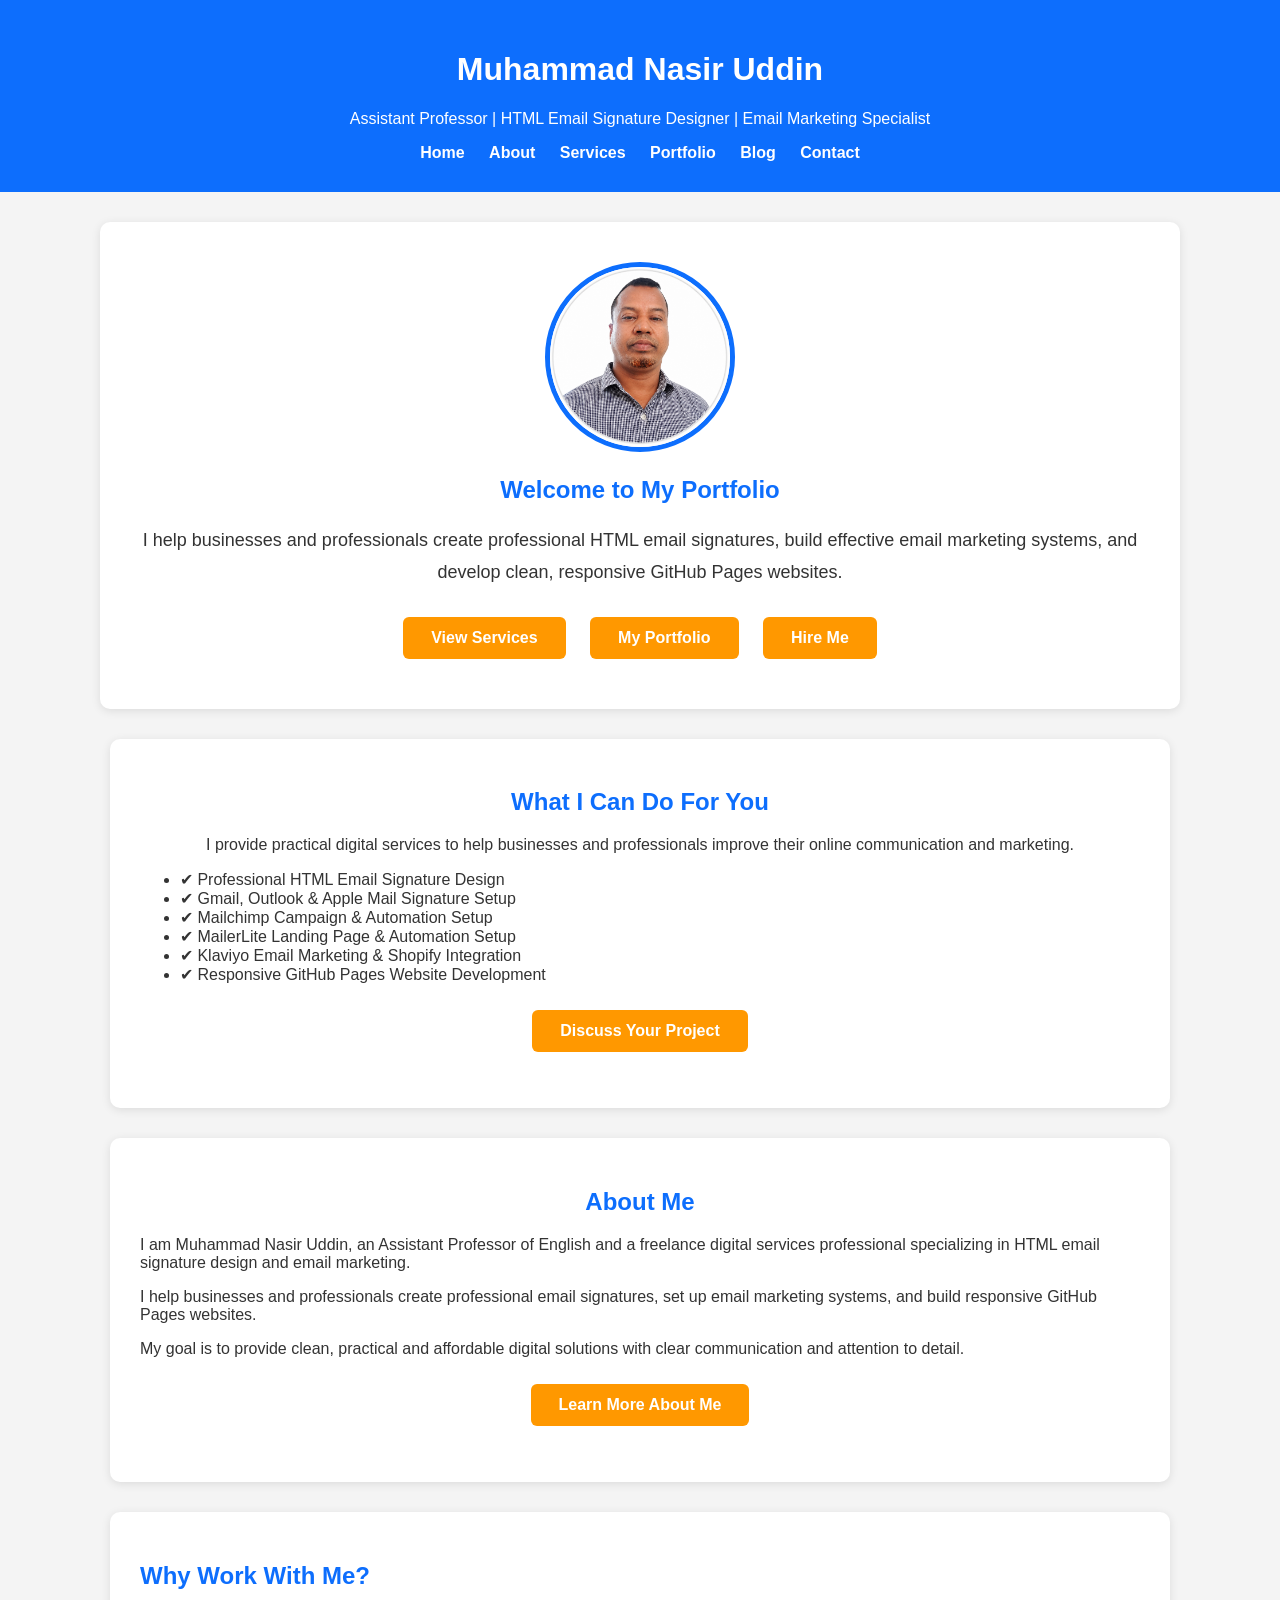
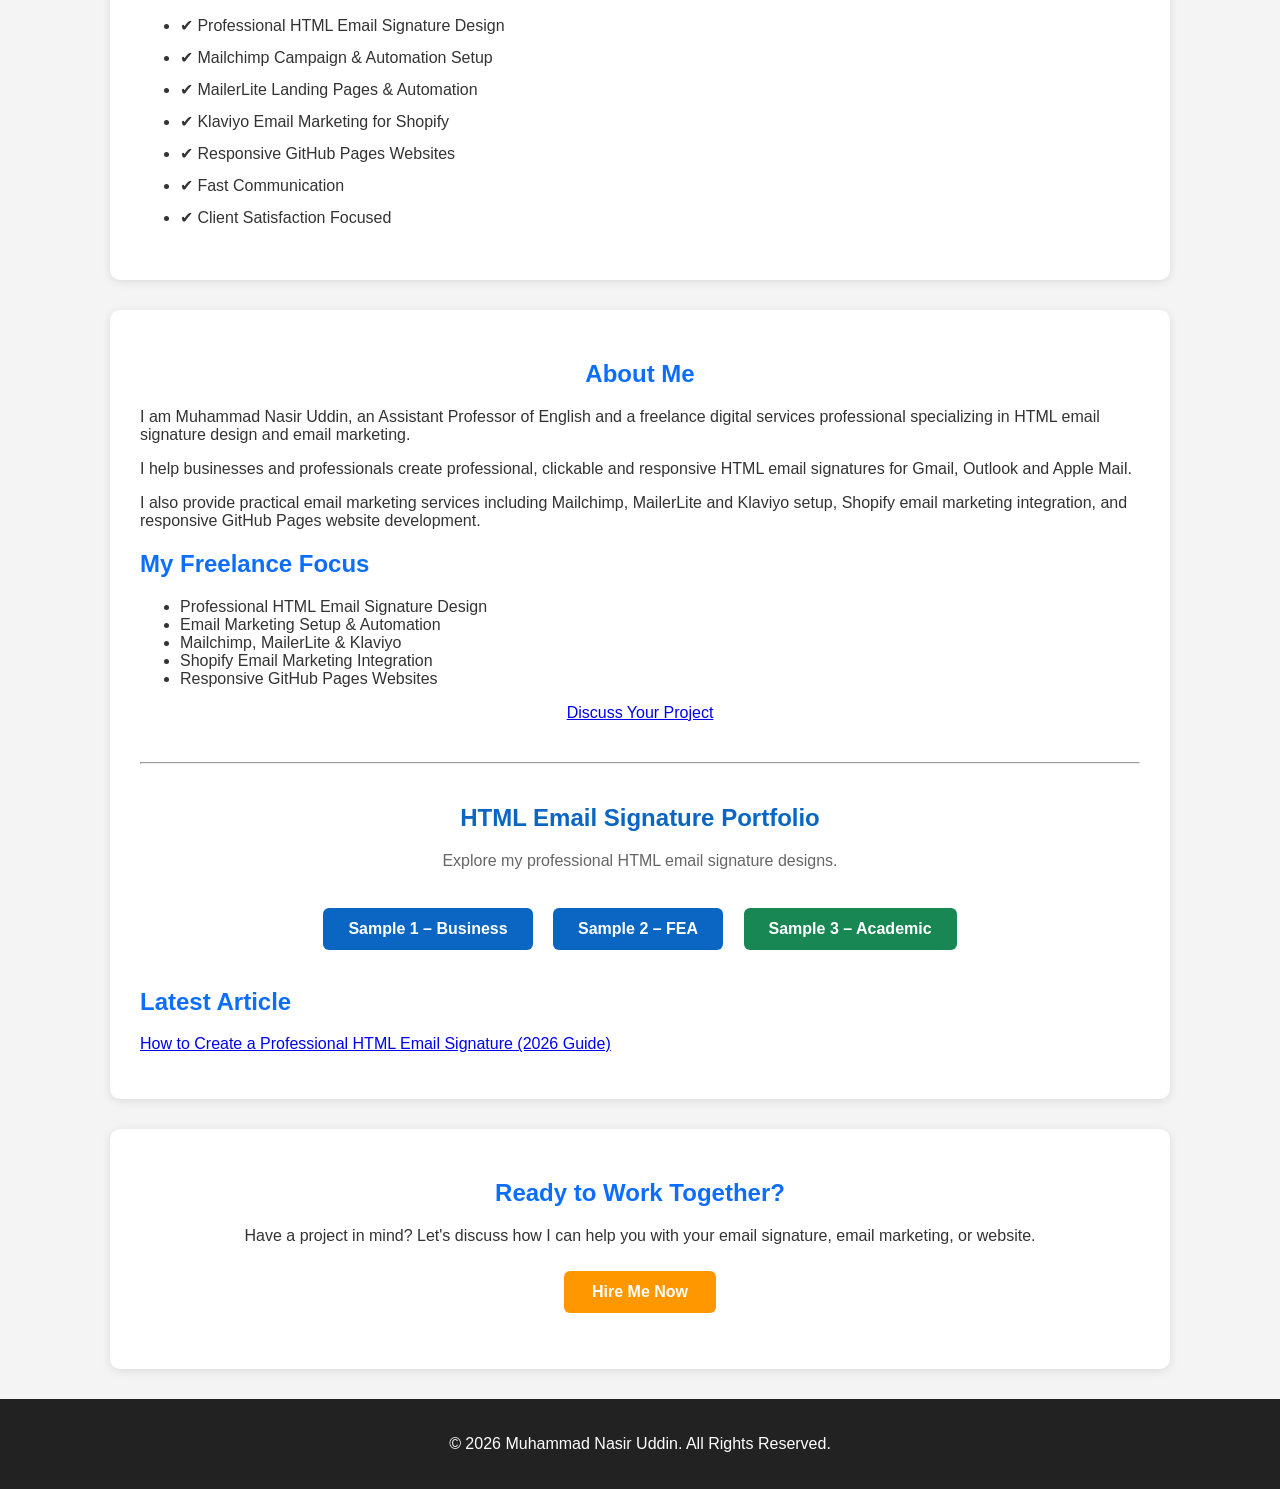
<file: index.html>
<!DOCTYPE html>
<html lang="en">
<head>
   <meta name="google-site-verification" content="LviZ4BhfKcX1otA4BRb0jt0-qgJhL0Z7nDXqKQmO0II" />

<meta charset="UTF-8">
    <link rel="icon" type="image/jpeg" href="profile.jpg">
<meta name="viewport" content="width=device-width, initial-scale=1.0">
<title>HTML Email Signature Designer & Email Marketing Specialist | Muhammad Nasir Uddin</title>
    <meta name="description" content="Professional HTML Email Signature Designer, Mailchimp, MailerLite, Klaviyo Email Marketing Specialist and GitHub Pages Website Developer.">
    <link rel="canonical" href="https://nasirportfolio.github.io/my-website-repository/">
    <meta property="og:title" content="HTML Email Signature Designer & Email Marketing Specialist | Muhammad Nasir Uddin">
<meta property="og:description" content="Professional HTML Email Signature Designer, Mailchimp, MailerLite, Klaviyo Email Marketing Specialist and GitHub Pages Website Developer.">
<meta property="og:type" content="website">
<meta property="og:url" content="https://nasirportfolio.github.io/my-website-repository/">

<style>
body{
    margin:0;
    font-family:Arial,sans-serif;
    background:#f4f4f4;
    color:#333;
}
header{
    background:#0d6efd;
    color:#fff;
    text-align:center;
    padding:30px 20px;
}
nav{
    margin-top:15px;
}
nav a{
    color:#fff;
    text-decoration:none;
    margin:0 10px;
    font-weight:bold;
}
.hero{
    max-width:1000px;
    margin:30px auto;
    background:#fff;
    padding:40px;
    border-radius:10px;
    box-shadow:0 2px 10px rgba(0,0,0,.1);
    text-align:center;
}
.hero img{
    width:180px;
    height:180px;
    border-radius:50%;
    border:5px solid #0d6efd;
    object-fit:cover;
}
.hero h2{
    color:#0d6efd;
    margin-top:20px;
}
.hero p{
    font-size:18px;
    line-height:1.8;
}
.btn{
    display:inline-block;
    margin:10px;
    padding:12px 28px;
    background:#ff9800;
    color:#fff;
    text-decoration:none;
    border-radius:6px;
    font-weight:bold;
}
.btn:hover{
    background:#e68900;
}
.skills{
    max-width:1000px;
    margin:30px auto;
    background:#fff;
    padding:30px;
    border-radius:10px;
    box-shadow:0 2px 10px rgba(0,0,0,.1);
}
.skills h2{
    color:#0d6efd;
}
.skills ul{
    line-height:2;
}
footer{
    background:#222;
    color:#fff;
    text-align:center;
    padding:20px;
    margin-top:30px;
}
.article{
    max-width:1000px;
    margin:30px auto;
    background:#fff;
    padding:30px;
    border-radius:10px;
    box-shadow:0 2px 10px rgba(0,0,0,.1);
}
.article h2{
    color:#0d6efd;
}
</style>
    <script type="application/ld+json">
{
  "@context": "https://schema.org",
  "@type": "Person",
  "name": "Muhammad Nasir Uddin",
  "jobTitle": "Assistant Professor, HTML Email Signature Designer, Email Marketing Specialist",
  "url": "https://nasirportfolio.github.io/my-website-repository/",
  "image": "https://nasirportfolio.github.io/my-website-repository/profile.jpg",
  "knowsAbout": [
    "HTML Email Signature",
    "Email Marketing",
    "Mailchimp",
    "MailerLite",
    "Klaviyo",
    "GitHub Pages",
    "HTML",
    "CSS"
  ]
}
</script>
</head>

<body>

<header>
<h1>Muhammad Nasir Uddin</h1>
<p>Assistant Professor | HTML Email Signature Designer | Email Marketing Specialist</p>

<nav>
<a href="index.html">Home</a>
<a href="about.html">About</a>
<a href="services.html">Services</a>
<a href="portfolio.html">Portfolio</a>
<a href="blog.html">Blog</a>
<a href="contact.html">Contact</a>
</nav>
</header>

<div class="hero">
<img src="profile.jpg" alt="Muhammad Nasir Uddin">

<h2>Welcome to My Portfolio</h2>
<p>
I help businesses and professionals create professional HTML email signatures, build effective email marketing systems, and develop clean, responsive GitHub Pages websites.
</p>


<a href="services.html" class="btn">View Services</a>
<a href="portfolio.html" class="btn">My Portfolio</a>
<a href="https://mail.google.com/mail/?view=cm&fs=1&to=nasirslec@gmail.com&su=HTML%20Email%20Signature%20Project" class="btn">Hire Me</a>
</div>
<div class="article">

<h2 style="text-align:center;color:#0d6efd;">
What I Can Do For You
</h2>

<p style="text-align:center;">
I provide practical digital services to help businesses and professionals improve their online communication and marketing.
</p>

<ul>
<li>✔ Professional HTML Email Signature Design</li>
<li>✔ Gmail, Outlook & Apple Mail Signature Setup</li>
<li>✔ Mailchimp Campaign & Automation Setup</li>
<li>✔ MailerLite Landing Page & Automation Setup</li>
<li>✔ Klaviyo Email Marketing & Shopify Integration</li>
<li>✔ Responsive GitHub Pages Website Development</li>
</ul>

<p style="text-align:center;">
<a href="https://mail.google.com/mail/?view=cm&fs=1&to=nasirslec@gmail.com&su=Freelance%20Project%20Inquiry"
class="btn">
Discuss Your Project
</a>
</p>

</div>
    <div class="article">

<h2 style="text-align:center;color:#0d6efd;">
About Me
</h2>

<p>
I am Muhammad Nasir Uddin, an Assistant Professor of English and a freelance digital services professional specializing in HTML email signature design and email marketing.
</p>

<p>
I help businesses and professionals create professional email signatures, set up email marketing systems, and build responsive GitHub Pages websites.
</p>

<p>
My goal is to provide clean, practical and affordable digital solutions with clear communication and attention to detail.
</p>

<p style="text-align:center;">
<a href="about.html" class="btn">Learn More About Me</a>
</p>

</div>
<div class="skills">

<h2>Why Work With Me?</h2>



<ul>
<li>✔ Professional HTML Email Signature Design</li>
<li>✔ Mailchimp Campaign & Automation Setup</li>
<li>✔ MailerLite Landing Pages & Automation</li>
<li>✔ Klaviyo Email Marketing for Shopify</li>
<li>✔ Responsive GitHub Pages Websites</li>
<li>✔ Fast Communication</li>
<li>✔ Client Satisfaction Focused</li>
</ul>
</div>

<div class="article">
    <h2 style="text-align:center;color:#0d6efd;">
About Me
</h2>

<p>
I am Muhammad Nasir Uddin, an Assistant Professor of English and a freelance digital services professional specializing in HTML email signature design and email marketing.
</p>

<p>
I help businesses and professionals create professional, clickable and responsive HTML email signatures for Gmail, Outlook and Apple Mail.
</p>

<p>
I also provide practical email marketing services including Mailchimp, MailerLite and Klaviyo setup, Shopify email marketing integration, and responsive GitHub Pages website development.
</p>

<h2>My Freelance Focus</h2>

<ul>
<li>Professional HTML Email Signature Design</li>
<li>Email Marketing Setup & Automation</li>
<li>Mailchimp, MailerLite & Klaviyo</li>
<li>Shopify Email Marketing Integration</li>
<li>Responsive GitHub Pages Websites</li>
</ul>

<p style="text-align:center;">
<a href="https://mail.google.com/mail/?view=cm&fs=1&to=nasirslec@gmail.com&su=Freelance%20Project%20Inquiry"
class="hire-btn">
Discuss Your Project
</a>
</p>
    <hr style="margin:40px 0;">

<h2 style="text-align:center;color:#0A66C2;">
HTML Email Signature Portfolio
</h2>

<p style="text-align:center;color:#666;">
Explore my professional HTML email signature designs.
</p>

<div style="text-align:center;margin:30px 0;">

<a href="sample1.html"
style="display:inline-block;background:#0A66C2;color:#ffffff;text-decoration:none;padding:12px 25px;border-radius:6px;font-weight:bold;margin:8px;">
Sample 1 – Business
</a>

<a href="sample2.html"
style="display:inline-block;background:#0A66C2;color:#ffffff;text-decoration:none;padding:12px 25px;border-radius:6px;font-weight:bold;margin:8px;">
Sample 2 – FEA
</a>

<a href="sample3.html"
style="display:inline-block;background:#198754;color:#ffffff;text-decoration:none;padding:12px 25px;border-radius:6px;font-weight:bold;margin:8px;">
Sample 3 – Academic
</a>

</div>
<h2>Latest Article</h2>

<p>
<a href="how-to-create-html-email-signature.html">
How to Create a Professional HTML Email Signature (2026 Guide)
</a>
</p>
</div>

    <div class="article">

<h2 style="text-align:center;color:#0d6efd;">
Ready to Work Together?
</h2>

<p style="text-align:center;">
Have a project in mind? Let's discuss how I can help you with your email signature, email marketing, or website.
</p>

<p style="text-align:center;">
<a href="https://mail.google.com/mail/?view=cm&fs=1&to=nasirslec@gmail.com&su=Freelance%20Project%20Inquiry"
class="btn">
Hire Me Now
</a>
</p>

</div>
<footer>
<p>&copy; 2026 Muhammad Nasir Uddin. All Rights Reserved.</p>
</footer>
    

</body>
</html>
</file>
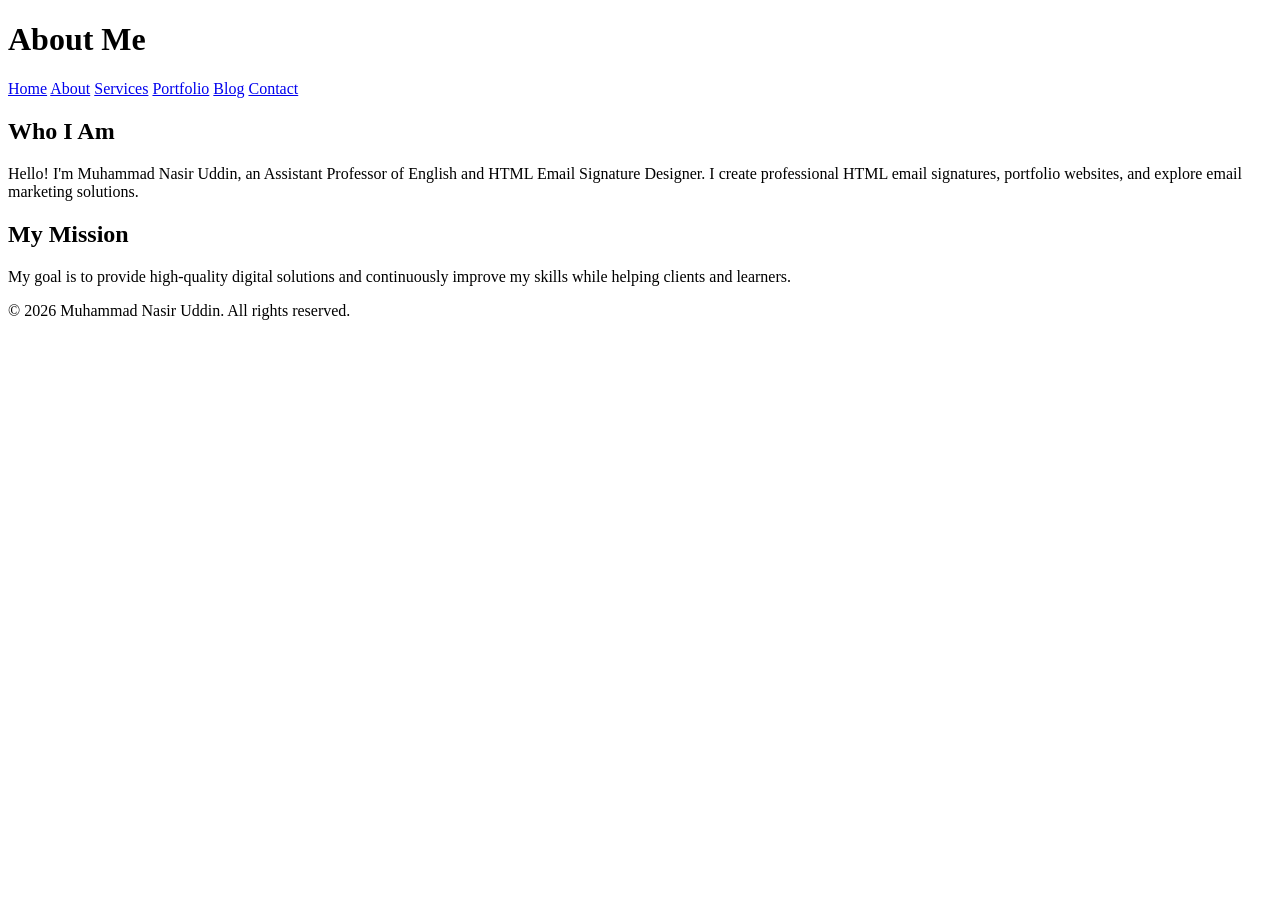
<file: about.html>
<!DOCTYPE html>
<html lang="en">
<head>
    <meta charset="UTF-8">
    <meta name="viewport" content="width=device-width, initial-scale=1.0">
    <title>About Muhammad Nasir Uddin | HTML Email Signature Designer</title>
    <link rel="stylesheet" href="style.css">
</head>
<body>

<header>
    <h1>About Me</h1>

    <nav>
        <a href="index.html">Home</a>
        <a href="about.html">About</a>
        <a href="services.html">Services</a>
        <a href="portfolio.html">Portfolio</a>
        <a href="blog.html">Blog</a>
        <a href="contact.html">Contact</a>
    </nav>
</header>

<main>
    <h2>Who I Am</h2>

    <p>Hello! I'm Muhammad Nasir Uddin, an Assistant Professor of English and HTML Email Signature Designer. I create professional HTML email signatures, portfolio websites, and explore email marketing solutions.</p>

    <h2>My Mission</h2>

    <p>My goal is to provide high-quality digital solutions and continuously improve my skills while helping clients and learners.</p>
</main>

<footer>
    <p>&copy; 2026 Muhammad Nasir Uddin. All rights reserved.</p>
</footer>

</body>
</html>
</file>
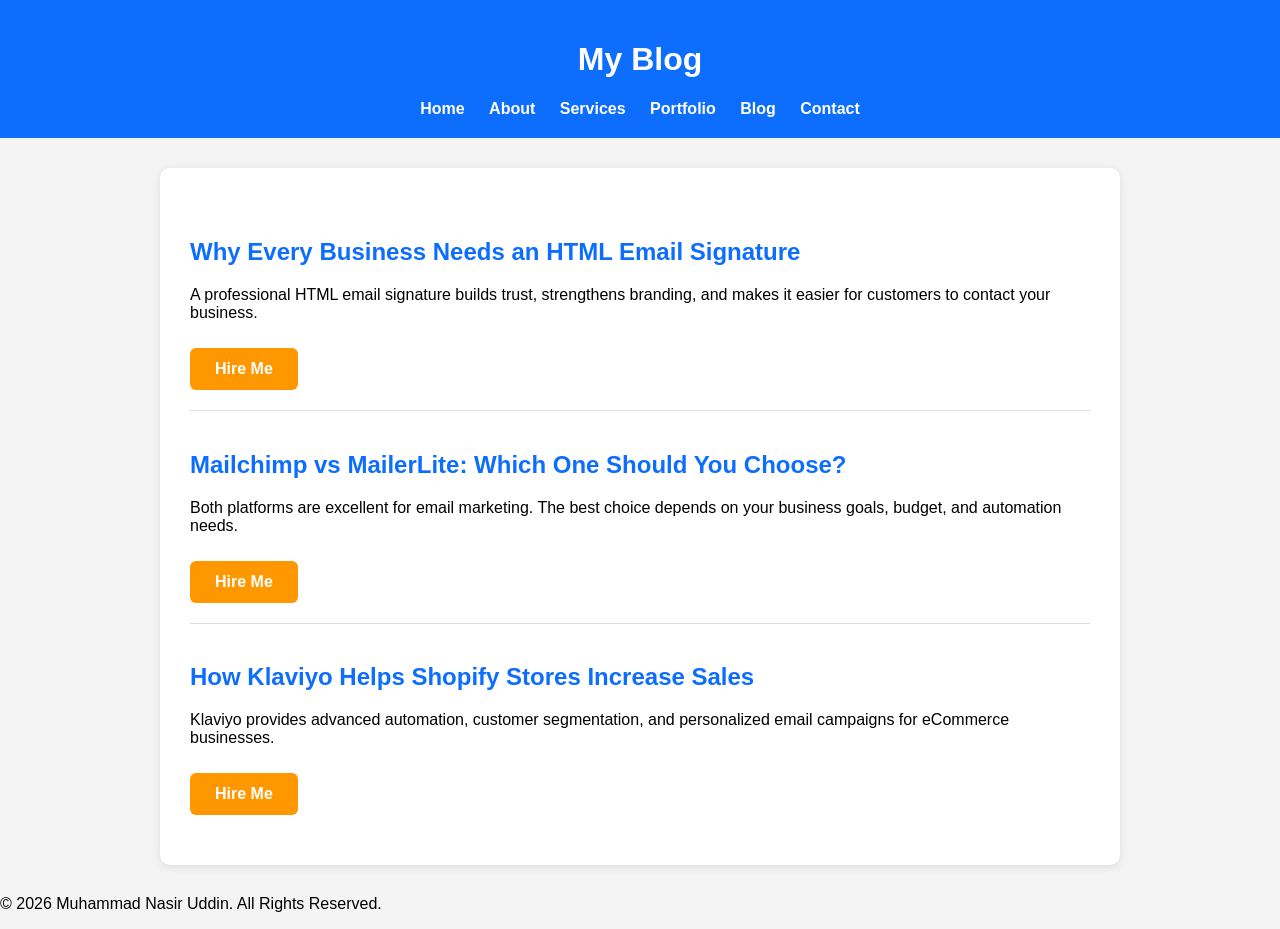
<file: blog.html>
<!DOCTYPE html>
<html lang="en">
<head>
<meta charset="UTF-8">
<meta name="viewport" content="width=device-width, initial-scale=1.0">
<title>Blog | Muhammad Nasir Uddin</title>

<style>
body{
    font-family:Arial,sans-serif;
    margin:0;
    background:#f4f4f4;
}

header{
    background:#0d6efd;
    color:white;
    text-align:center;
    padding:20px;
}

nav{
    margin-top:15px;
}

nav a{
    color:white;
    text-decoration:none;
    margin:0 10px;
    font-weight:bold;
}

.container{
    max-width:900px;
    margin:30px auto;
    background:white;
    padding:30px;
    border-radius:10px;
    box-shadow:0 2px 10px rgba(0,0,0,.1);
}

.article{
    border-bottom:1px solid #ddd;
    padding:20px 0;
}

.article:last-child{
    border-bottom:none;
}

h2{
    color:#0d6efd;
}

.btn{
    display:inline-block;
    margin-top:10px;
    padding:12px 25px;
    background:#ff9800;
    color:white;
    text-decoration:none;
    border-radius:6px;
    font-weight:bold;
}

.btn:hover{
    background:#e68900;
}

@media (max-width:600px){
    header h1{
        font-size:25px;
    }

    nav a{
        display:inline-block;
        margin:5px;
    }

    .container{
        margin:15px;
        padding:20px;
    }

    .article h2{
        font-size:22px;
    }
}
</style>

</head>

<body>

<header>

<h1>My Blog</h1>

<nav>
<a href="index.html">Home</a>
<a href="about.html">About</a>
<a href="services.html">Services</a>
<a href="portfolio.html">Portfolio</a>
<a href="blog.html">Blog</a>
<a href="contact.html">Contact</a>
</nav>

</header>

<div class="container">

<div class="article">
<h2>Why Every Business Needs an HTML Email Signature</h2>
<p>A professional HTML email signature builds trust, strengthens branding, and makes it easier for customers to contact your business.</p>
<a href="contact.html" class="btn">Hire Me</a>
</div>

<div class="article">
<h2>Mailchimp vs MailerLite: Which One Should You Choose?</h2>
<p>Both platforms are excellent for email marketing. The best choice depends on your business goals, budget, and automation needs.</p>
<a href="contact.html" class="btn">Hire Me</a>
</div>

<div class="article">
<h2>How Klaviyo Helps Shopify Stores Increase Sales</h2>
<p>Klaviyo provides advanced automation, customer segmentation, and personalized email campaigns for eCommerce businesses.</p>
<a href="contact.html" class="btn">Hire Me</a>
</div>

</div>

<footer>
<p>&copy; 2026 Muhammad Nasir Uddin. All Rights Reserved.</p>
</footer>

</body>
</html>
</file>
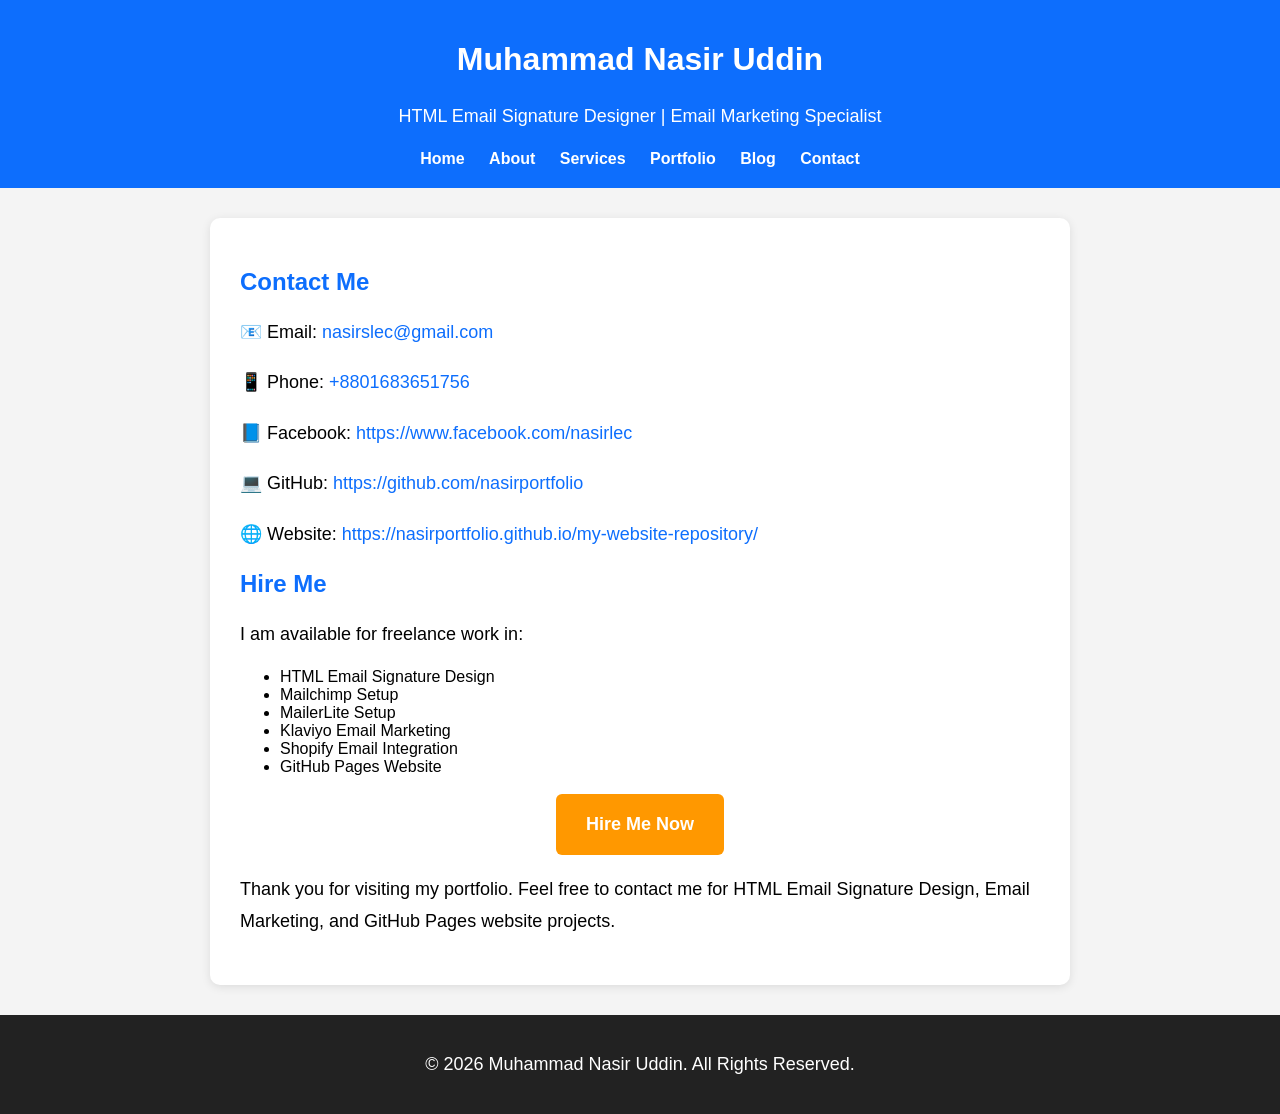
<file: contact.html>
<!DOCTYPE html>
<html lang="en">
<head>
<meta charset="UTF-8">
<meta name="viewport" content="width=device-width, initial-scale=1.0">
<title>Contact | Muhammad Nasir Uddin</title>

<style>
body{
    font-family:Arial,sans-serif;
    margin:0;
    background:#f4f4f4;
}

header{
    background:#0d6efd;
    color:#fff;
    text-align:center;
    padding:20px;
}

nav{
    margin-top:15px;
}

nav a{
    color:#fff;
    text-decoration:none;
    margin:0 10px;
    font-weight:bold;
}

.container{
    max-width:800px;
    margin:30px auto;
    background:#fff;
    padding:30px;
    border-radius:10px;
    box-shadow:0 2px 10px rgba(0,0,0,.1);
}

h2{
    color:#0d6efd;
}

p{
    font-size:18px;
    line-height:1.8;
}

a{
    color:#0d6efd;
    text-decoration:none;
}

a:hover{
    text-decoration:underline;
}

.hire-btn{
    display:inline-block;
    background:#ff9800;
    color:#fff;
    padding:14px 30px;
    border-radius:6px;
    text-decoration:none;
    font-weight:bold;
    max-width:100%;
    box-sizing:border-box;
    text-align:center;
}

.hire-btn:hover{
    background:#e68900;
    text-decoration:none;
}

footer{
    text-align:center;
    background:#222;
    color:#fff;
    padding:15px;
    margin-top:30px;
}
</style>

</head>

<body>

<header>

<h1>Muhammad Nasir Uddin</h1>

<p>HTML Email Signature Designer | Email Marketing Specialist</p>

<nav>
<a href="index.html">Home</a>
<a href="about.html">About</a>
<a href="services.html">Services</a>
<a href="portfolio.html">Portfolio</a>
<a href="blog.html">Blog</a>
<a href="contact.html">Contact</a>
</nav>

</header>

<div class="container">

<h2>Contact Me</h2>

<p>
📧 Email:
<a href="mailto:nasirslec@gmail.com">nasirslec@gmail.com</a>
</p>

<p>
📱 Phone:
<a href="tel:+8801683651756">+8801683651756</a>
</p>

<p>
📘 Facebook:
<a href="https://www.facebook.com/nasirlec" target="_blank">
https://www.facebook.com/nasirlec
</a>
</p>
<p>
💻 GitHub:
<a href="https://github.com/nasirportfolio" target="_blank">
https://github.com/nasirportfolio
</a>
</p>

<p>
🌐 Website:
<a href="https://nasirportfolio.github.io/my-website-repository/" target="_blank">
https://nasirportfolio.github.io/my-website-repository/
</a>
</p>

<h2>Hire Me</h2>

<p>I am available for freelance work in:</p>

<ul>
<li>HTML Email Signature Design</li>
<li>Mailchimp Setup</li>
<li>MailerLite Setup</li>
<li>Klaviyo Email Marketing</li>
<li>Shopify Email Integration</li>
<li>GitHub Pages Website</li>
</ul>

<p style="text-align:center;">
<a href="https://mail.google.com/mail/?view=cm&fs=1&to=nasirslec@gmail.com&su=HTML%20Email%20Signature%20Project" class="hire-btn">Hire Me Now</a>
</p>

<p>
Thank you for visiting my portfolio. Feel free to contact me for HTML Email Signature Design, Email Marketing, and GitHub Pages website projects.
</p>

</div>

<footer>
<p>&copy; 2026 Muhammad Nasir Uddin. All Rights Reserved.</p>
</footer>

</body>
</html>
</file>
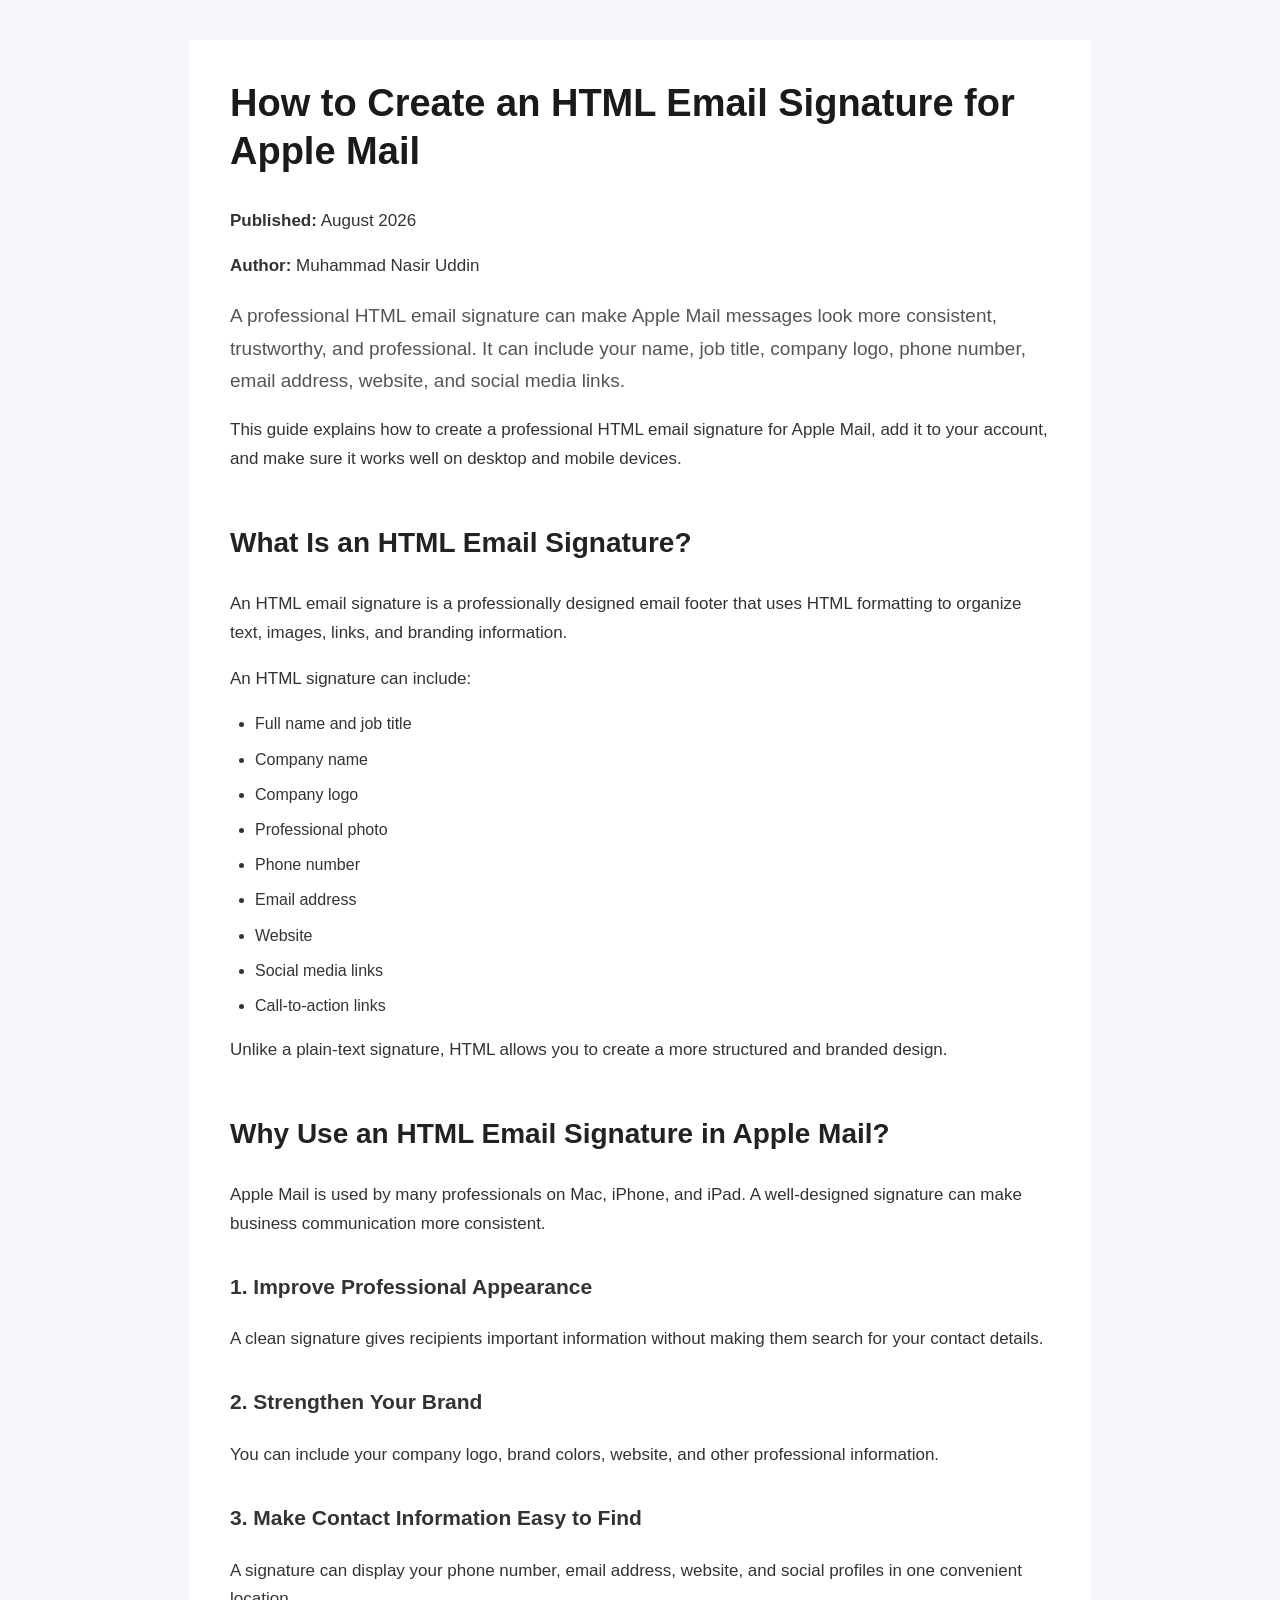
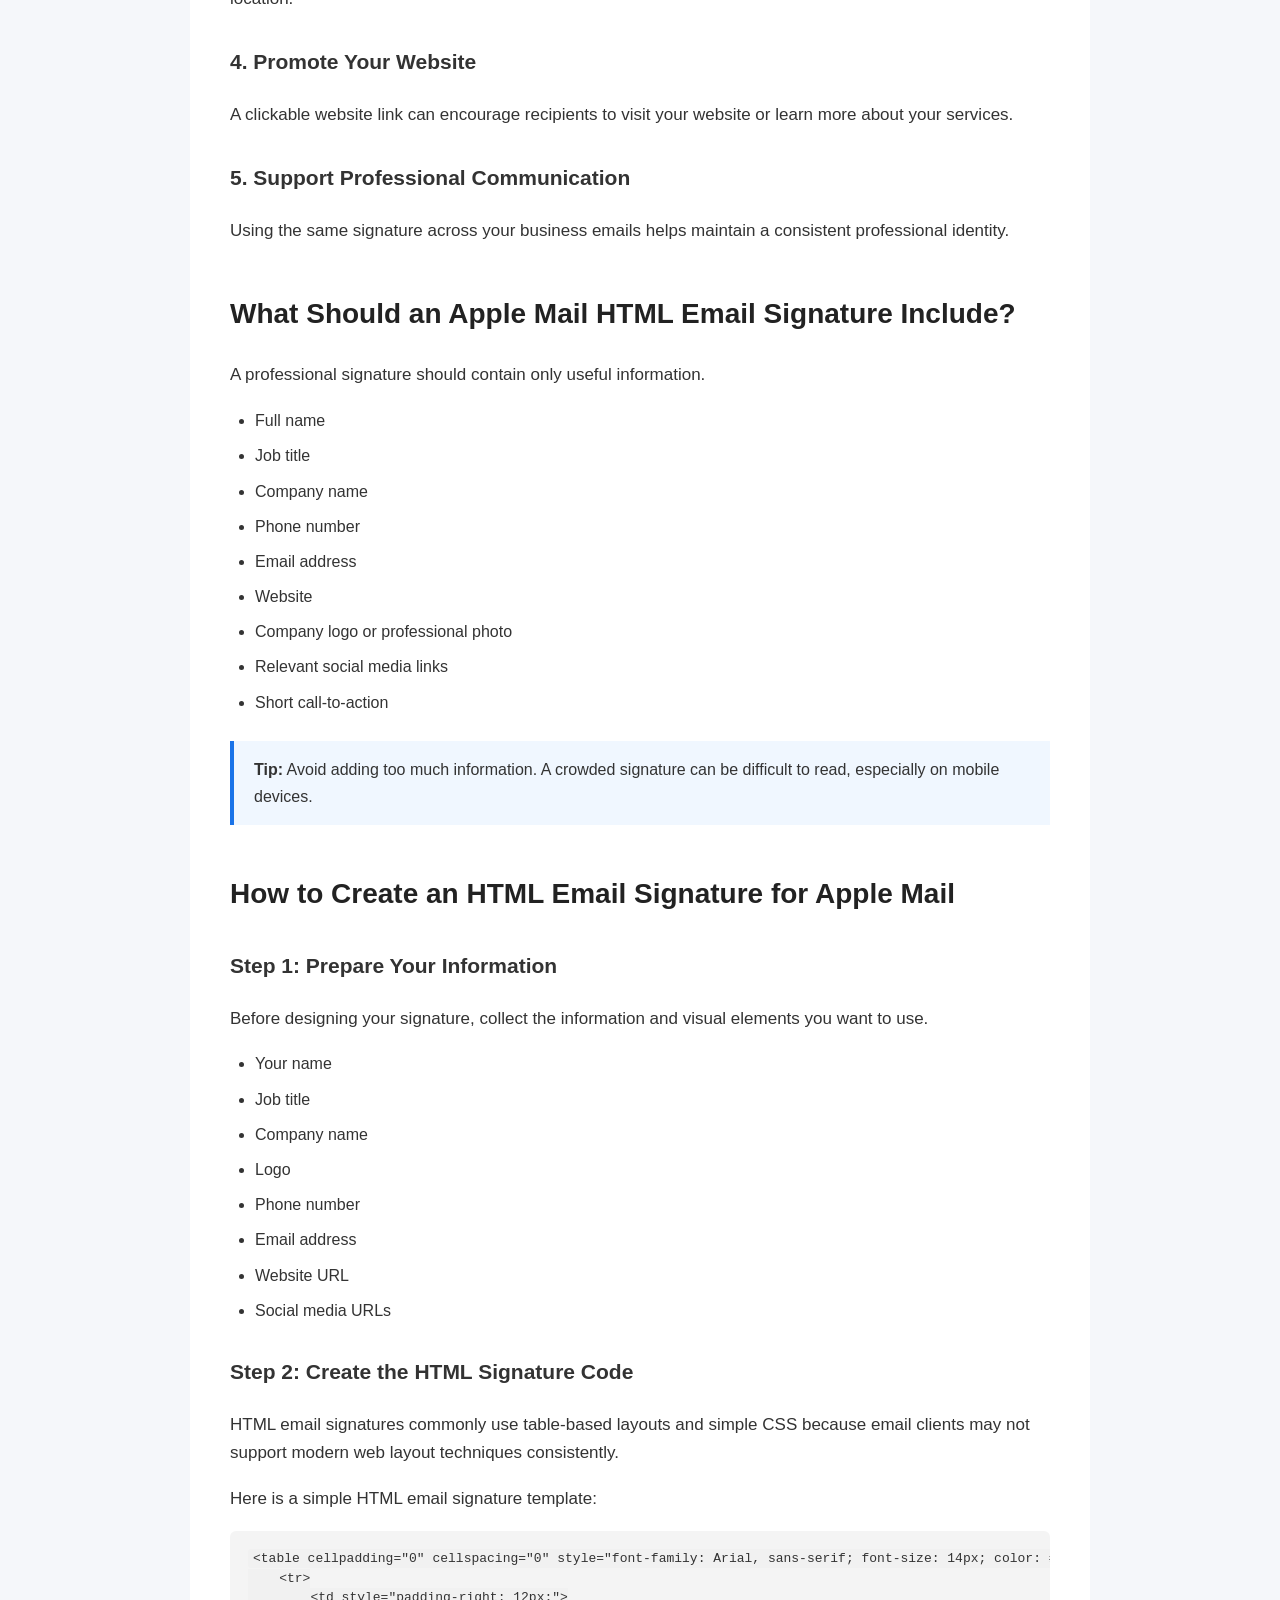
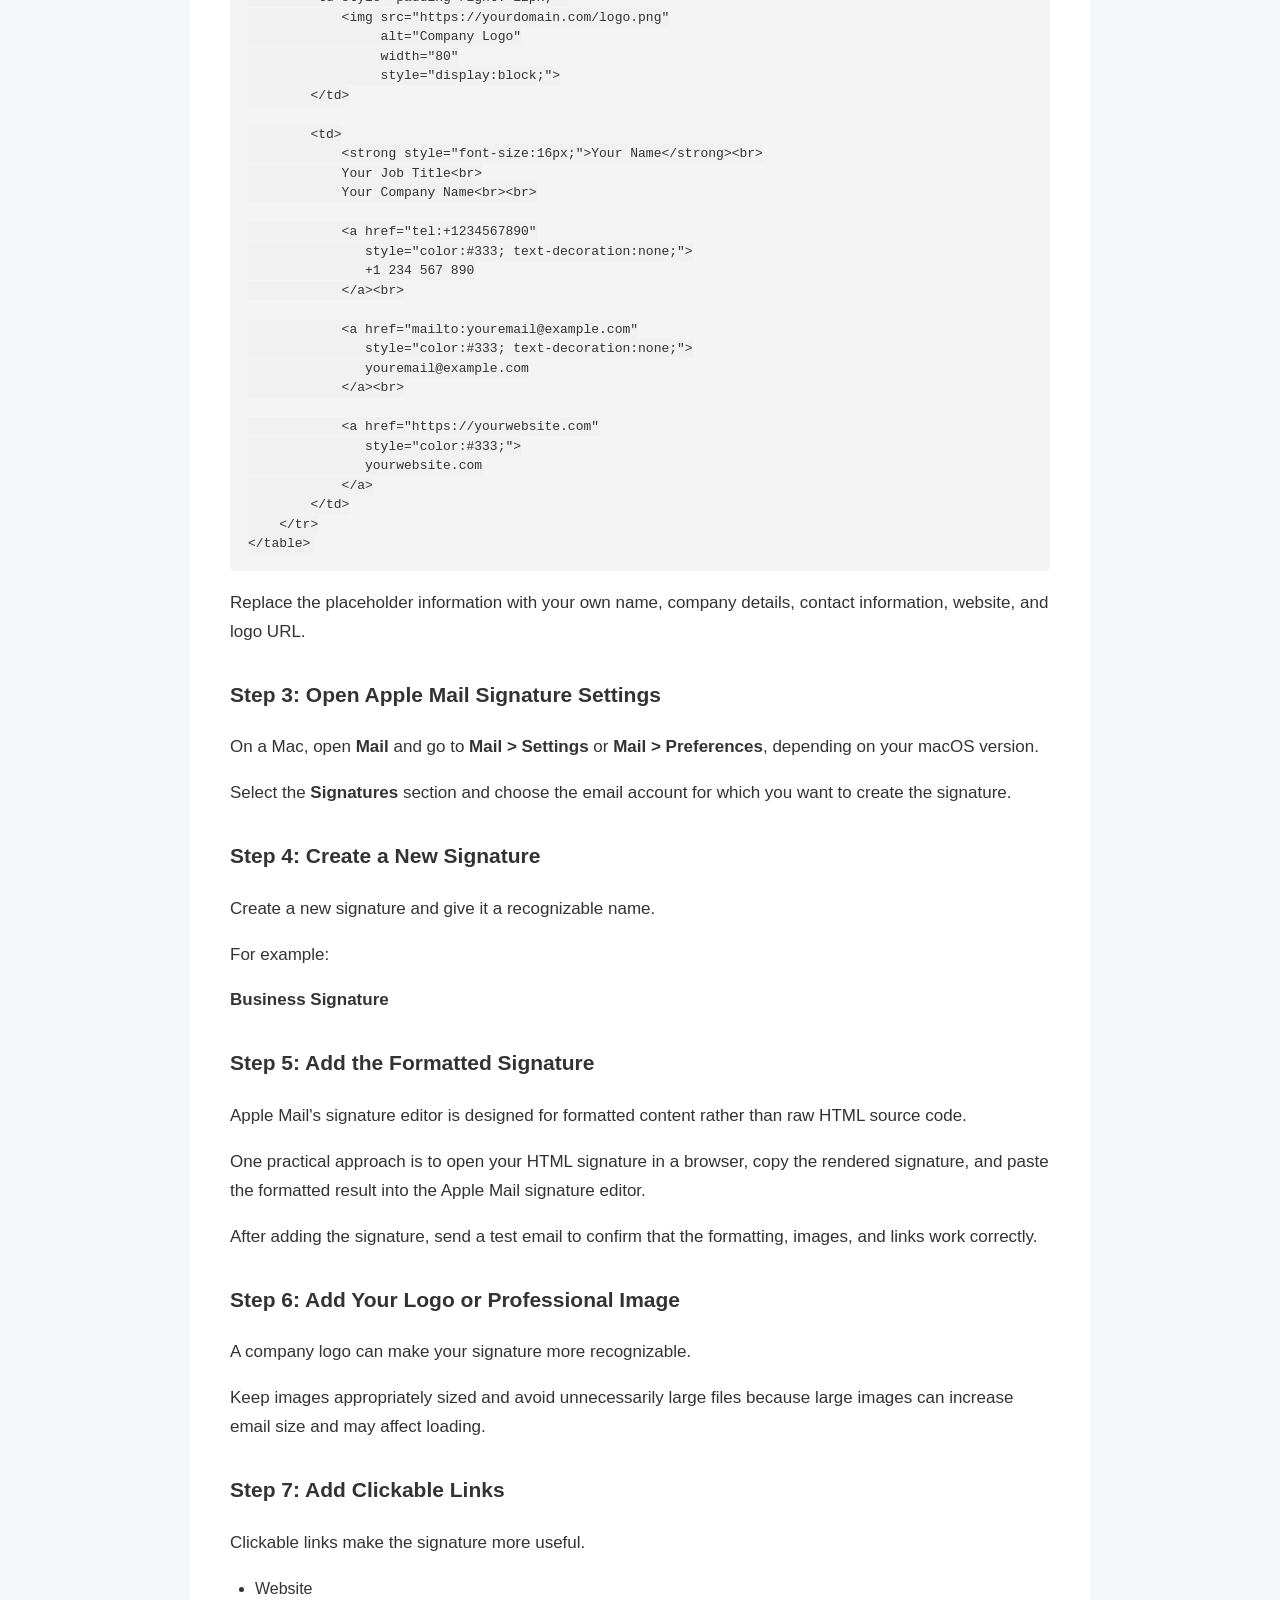
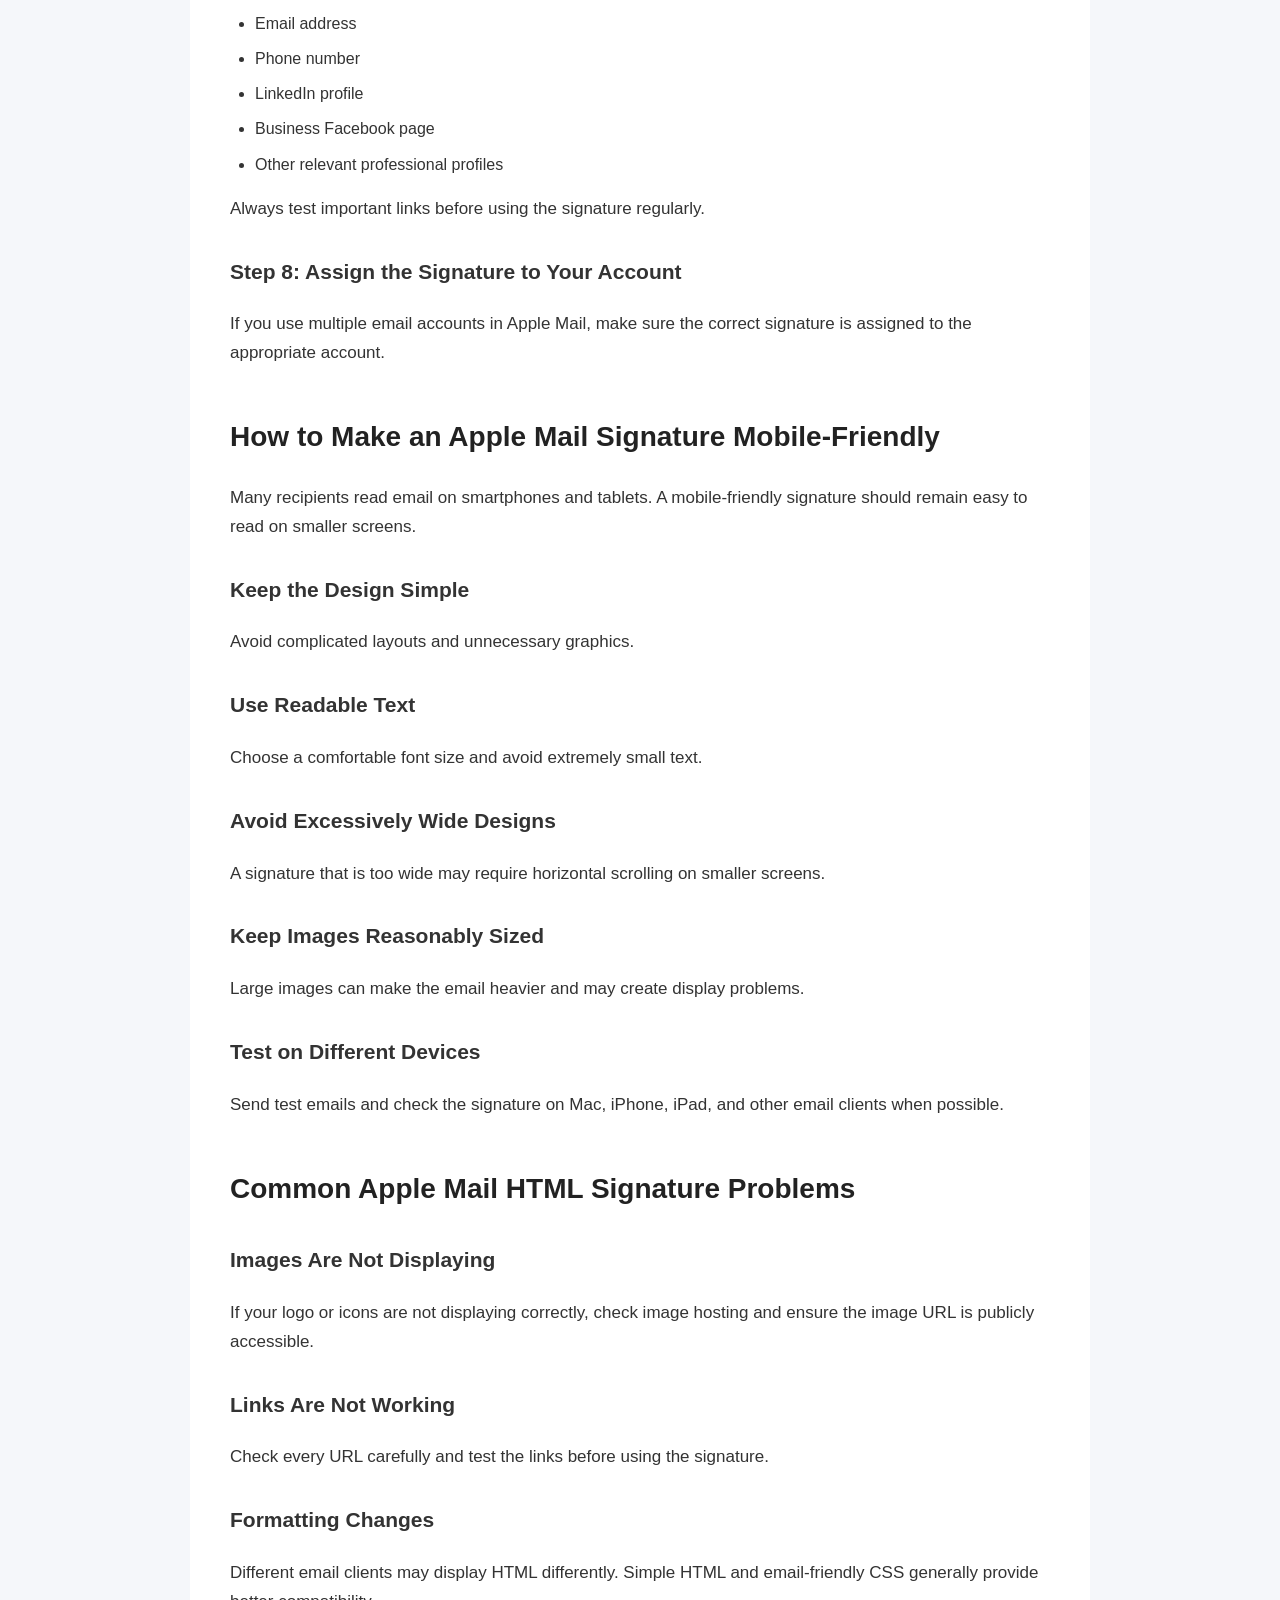
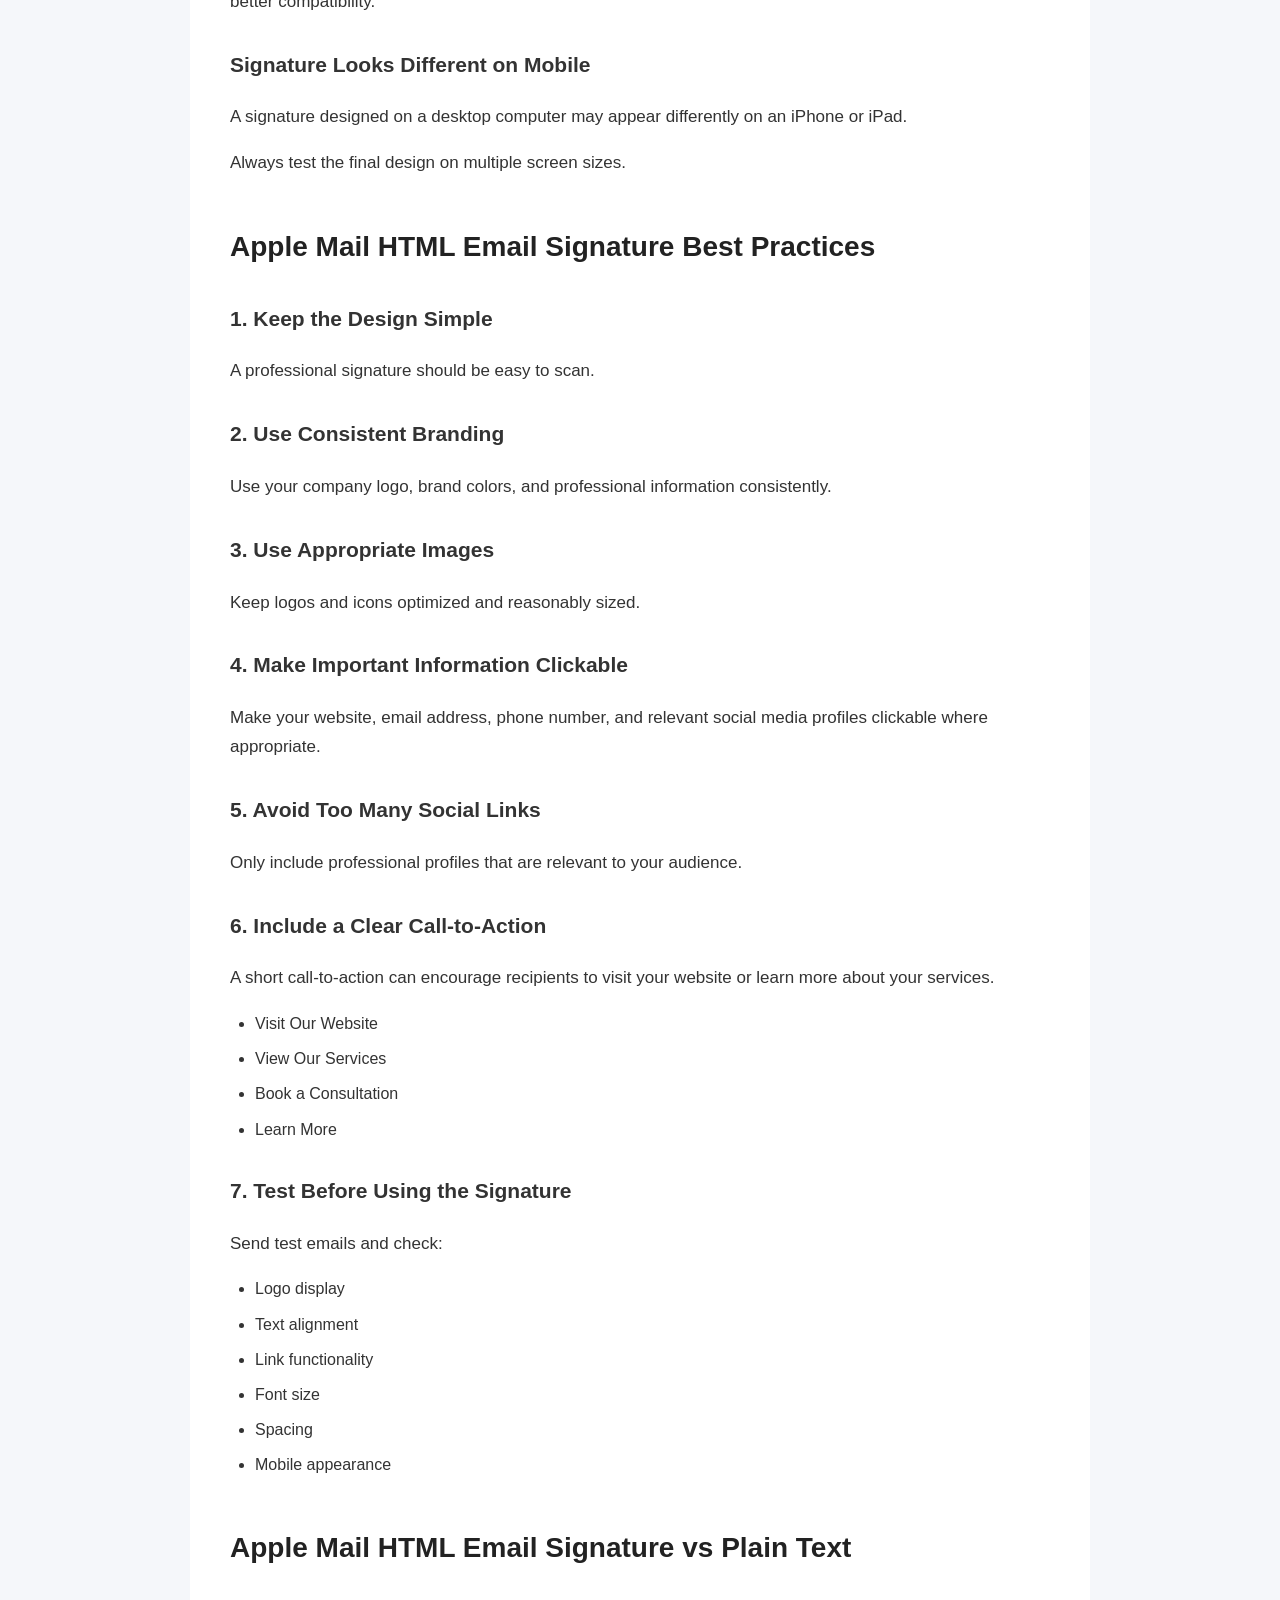
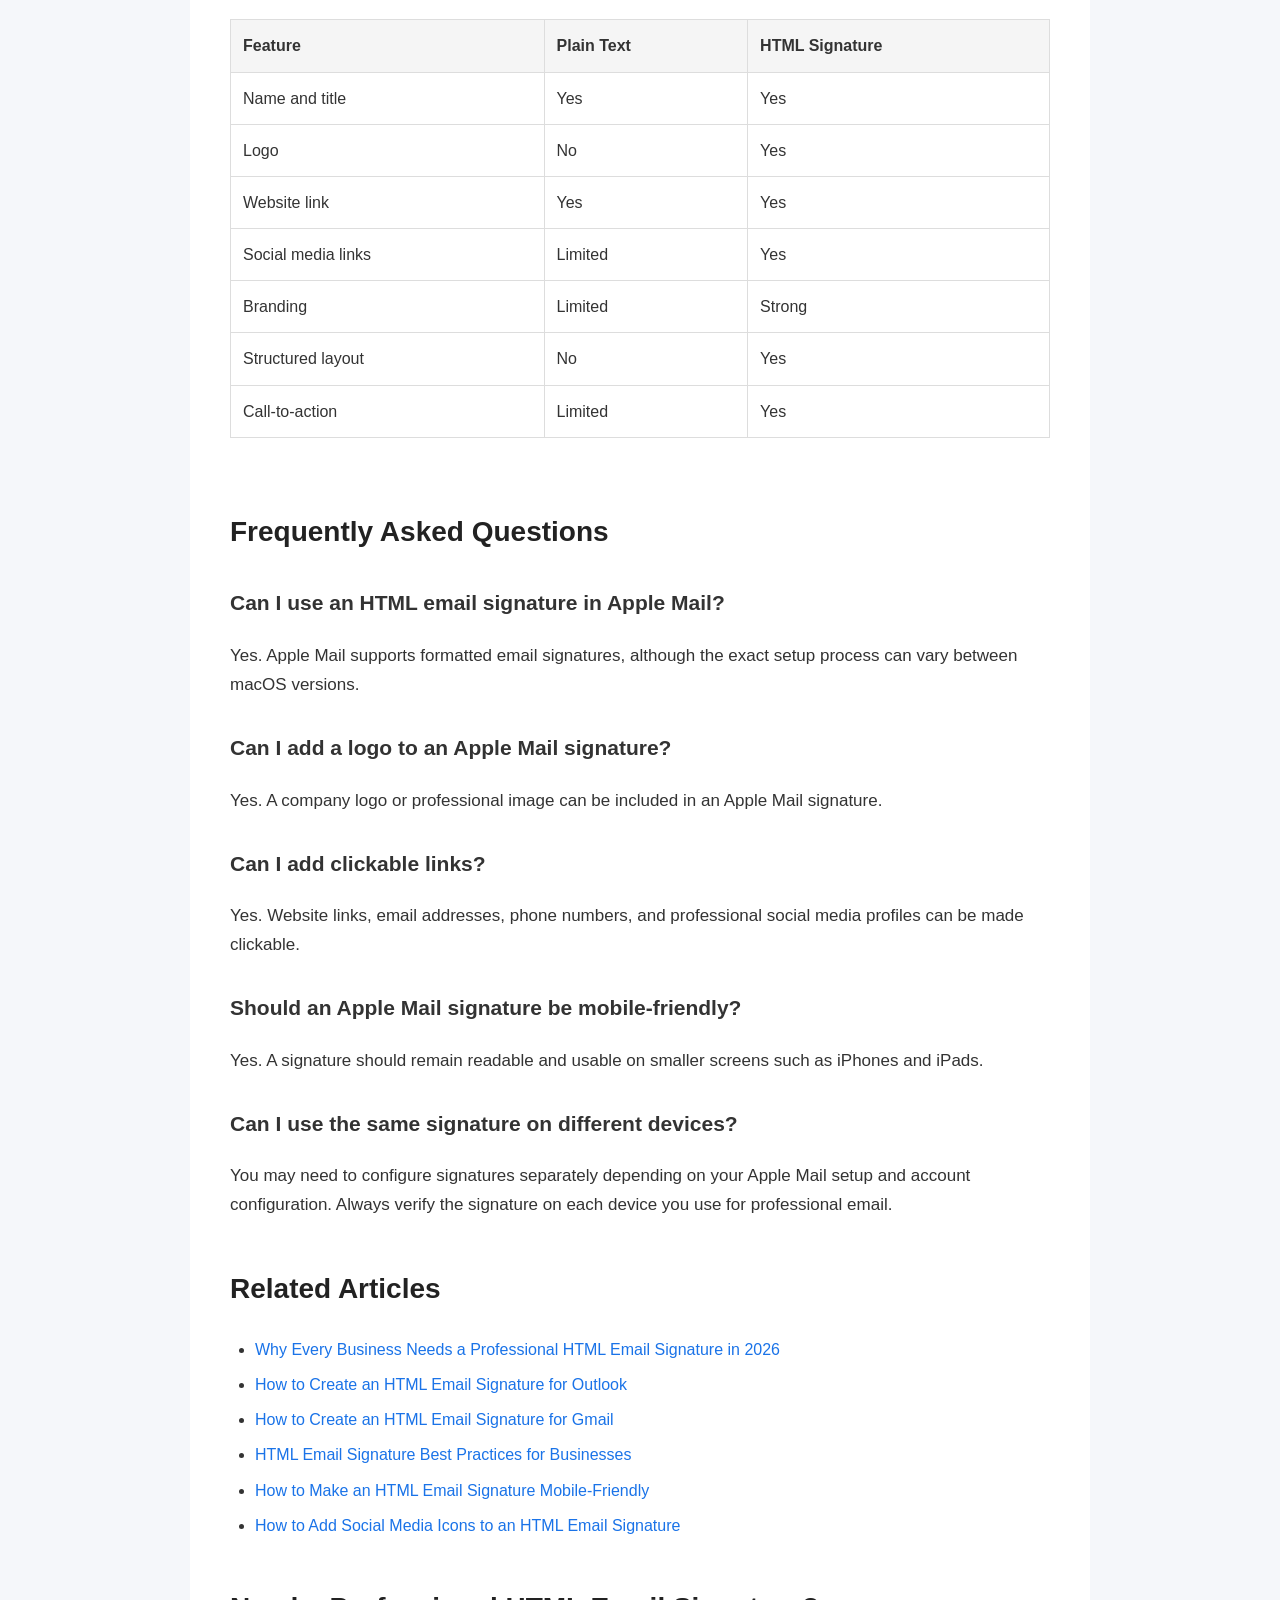
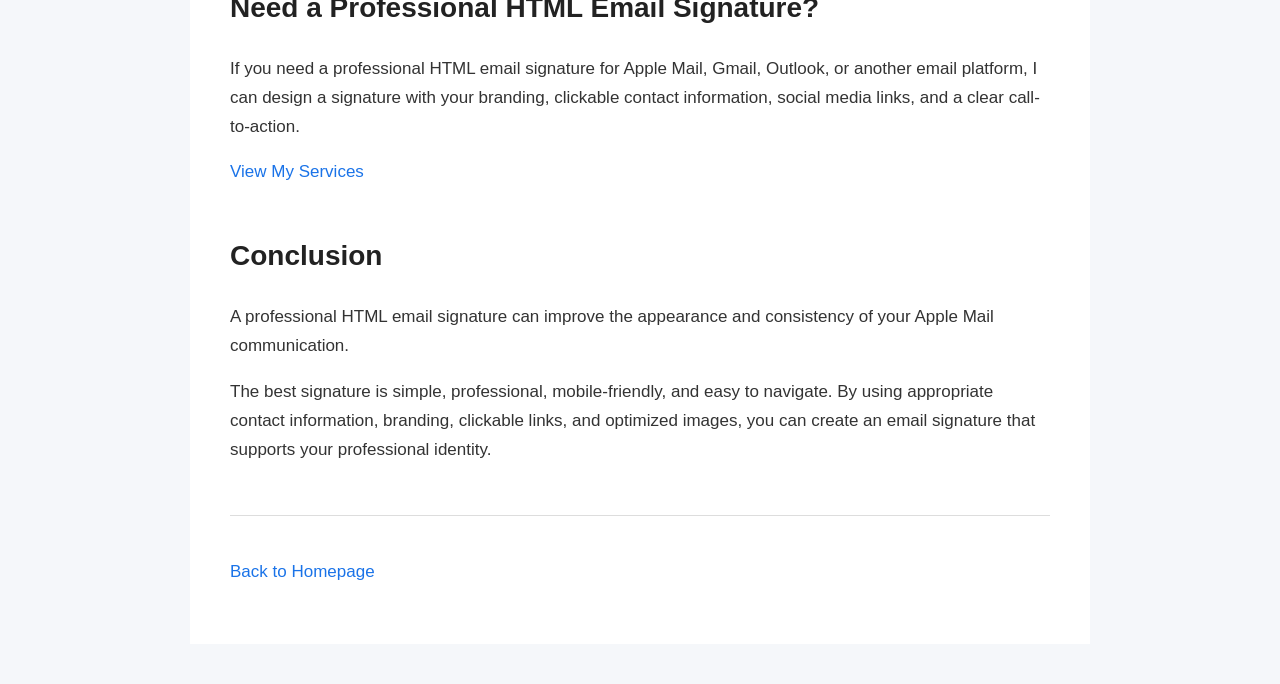
<file: how-to-create-html-email-signature-apple-mail.html>
<!DOCTYPE html>
<html lang="en">
<head>
    <meta charset="UTF-8">
    <meta name="viewport" content="width=device-width, initial-scale=1.0">

    <title>How to Create an HTML Email Signature for Apple Mail</title>

    <meta name="description" content="Learn how to create a professional HTML email signature for Apple Mail with clickable links, logos, social media profiles, and a mobile-friendly design.">

    <meta name="author" content="Muhammad Nasir Uddin">

    <link rel="canonical" href="https://nasirportfolio.github.io/email-marketing-articles/how-to-create-html-email-signature-apple-mail.html">

    <meta property="og:title" content="How to Create an HTML Email Signature for Apple Mail">
    <meta property="og:description" content="Learn how to create a professional HTML email signature for Apple Mail with clickable links, logos, social media profiles, and a mobile-friendly design.">
    <meta property="og:type" content="article">
    <meta property="og:url" content="https://nasirportfolio.github.io/email-marketing-articles/how-to-create-html-email-signature-apple-mail.html">

    <style>
        * {
            box-sizing: border-box;
        }

        body {
            margin: 0;
            padding: 0;
            font-family: Arial, Helvetica, sans-serif;
            line-height: 1.7;
            color: #333;
            background: #f5f7fa;
        }

        .container {
            max-width: 900px;
            margin: 40px auto;
            padding: 40px;
            background: #ffffff;
        }

        h1 {
            margin-top: 0;
            font-size: 38px;
            line-height: 1.25;
            color: #1a1a1a;
        }

        h2 {
            margin-top: 45px;
            color: #222;
            font-size: 28px;
        }

        h3 {
            margin-top: 30px;
            color: #333;
            font-size: 21px;
        }

        p {
            font-size: 17px;
        }

        ul {
            padding-left: 25px;
        }

        li {
            margin-bottom: 8px;
        }

        a {
            color: #1a73e8;
            text-decoration: none;
        }

        a:hover {
            text-decoration: underline;
        }

        .intro {
            font-size: 19px;
            color: #555;
        }

        .tip {
            margin: 25px 0;
            padding: 15px 20px;
            background: #f0f7ff;
            border-left: 4px solid #1a73e8;
        }

        .table-wrapper {
            overflow-x: auto;
        }

        table {
            width: 100%;
            border-collapse: collapse;
            margin: 25px 0;
        }

        th,
        td {
            border: 1px solid #ddd;
            padding: 12px;
            text-align: left;
        }

        th {
            background: #f5f5f5;
        }

        code {
            background: #f1f1f1;
            padding: 2px 5px;
            border-radius: 3px;
        }

        pre {
            overflow-x: auto;
            padding: 18px;
            background: #f4f4f4;
            border-radius: 6px;
            line-height: 1.5;
        }

        .footer {
            margin-top: 50px;
            padding-top: 25px;
            border-top: 1px solid #ddd;
        }

        @media (max-width: 600px) {
            .container {
                margin: 0;
                padding: 25px 18px;
            }

            h1 {
                font-size: 30px;
            }

            h2 {
                font-size: 24px;
            }

            h3 {
                font-size: 19px;
            }

            p {
                font-size: 16px;
            }

            table {
                font-size: 14px;
            }
        }
    </style>
</head>

<body>

<main class="container">

<article>

<h1>How to Create an HTML Email Signature for Apple Mail</h1>

<p><strong>Published:</strong> August 2026</p>
<p><strong>Author:</strong> Muhammad Nasir Uddin</p>

<p class="intro">
A professional HTML email signature can make Apple Mail messages look more consistent, trustworthy, and professional. It can include your name, job title, company logo, phone number, email address, website, and social media links.
</p>

<p>
This guide explains how to create a professional HTML email signature for Apple Mail, add it to your account, and make sure it works well on desktop and mobile devices.
</p>


<h2>What Is an HTML Email Signature?</h2>

<p>
An HTML email signature is a professionally designed email footer that uses HTML formatting to organize text, images, links, and branding information.
</p>

<p>An HTML signature can include:</p>

<ul>
    <li>Full name and job title</li>
    <li>Company name</li>
    <li>Company logo</li>
    <li>Professional photo</li>
    <li>Phone number</li>
    <li>Email address</li>
    <li>Website</li>
    <li>Social media links</li>
    <li>Call-to-action links</li>
</ul>

<p>
Unlike a plain-text signature, HTML allows you to create a more structured and branded design.
</p>


<h2>Why Use an HTML Email Signature in Apple Mail?</h2>

<p>
Apple Mail is used by many professionals on Mac, iPhone, and iPad. A well-designed signature can make business communication more consistent.
</p>

<h3>1. Improve Professional Appearance</h3>

<p>
A clean signature gives recipients important information without making them search for your contact details.
</p>

<h3>2. Strengthen Your Brand</h3>

<p>
You can include your company logo, brand colors, website, and other professional information.
</p>

<h3>3. Make Contact Information Easy to Find</h3>

<p>
A signature can display your phone number, email address, website, and social profiles in one convenient location.
</p>

<h3>4. Promote Your Website</h3>

<p>
A clickable website link can encourage recipients to visit your website or learn more about your services.
</p>

<h3>5. Support Professional Communication</h3>

<p>
Using the same signature across your business emails helps maintain a consistent professional identity.
</p>


<h2>What Should an Apple Mail HTML Email Signature Include?</h2>

<p>
A professional signature should contain only useful information.
</p>

<ul>
    <li>Full name</li>
    <li>Job title</li>
    <li>Company name</li>
    <li>Phone number</li>
    <li>Email address</li>
    <li>Website</li>
    <li>Company logo or professional photo</li>
    <li>Relevant social media links</li>
    <li>Short call-to-action</li>
</ul>

<div class="tip">
<strong>Tip:</strong> Avoid adding too much information. A crowded signature can be difficult to read, especially on mobile devices.
</div>


<h2>How to Create an HTML Email Signature for Apple Mail</h2>

<h3>Step 1: Prepare Your Information</h3>

<p>
Before designing your signature, collect the information and visual elements you want to use.
</p>

<ul>
    <li>Your name</li>
    <li>Job title</li>
    <li>Company name</li>
    <li>Logo</li>
    <li>Phone number</li>
    <li>Email address</li>
    <li>Website URL</li>
    <li>Social media URLs</li>
</ul>


<h3>Step 2: Create the HTML Signature Code</h3>

<p>
HTML email signatures commonly use table-based layouts and simple CSS because email clients may not support modern web layout techniques consistently.
</p>

<p>
Here is a simple HTML email signature template:
</p>

<pre><code>&lt;table cellpadding="0" cellspacing="0" style="font-family: Arial, sans-serif; font-size: 14px; color: #333;"&gt;
    &lt;tr&gt;
        &lt;td style="padding-right: 12px;"&gt;
            &lt;img src="https://yourdomain.com/logo.png"
                 alt="Company Logo"
                 width="80"
                 style="display:block;"&gt;
        &lt;/td&gt;

        &lt;td&gt;
            &lt;strong style="font-size:16px;"&gt;Your Name&lt;/strong&gt;&lt;br&gt;
            Your Job Title&lt;br&gt;
            Your Company Name&lt;br&gt;&lt;br&gt;

            &lt;a href="tel:+1234567890"
               style="color:#333; text-decoration:none;"&gt;
               +1 234 567 890
            &lt;/a&gt;&lt;br&gt;

            &lt;a href="mailto:youremail@example.com"
               style="color:#333; text-decoration:none;"&gt;
               youremail@example.com
            &lt;/a&gt;&lt;br&gt;

            &lt;a href="https://yourwebsite.com"
               style="color:#333;"&gt;
               yourwebsite.com
            &lt;/a&gt;
        &lt;/td&gt;
    &lt;/tr&gt;
&lt;/table&gt;</code></pre>

<p>
Replace the placeholder information with your own name, company details, contact information, website, and logo URL.
</p>


<h3>Step 3: Open Apple Mail Signature Settings</h3>

<p>
On a Mac, open <strong>Mail</strong> and go to <strong>Mail &gt; Settings</strong> or <strong>Mail &gt; Preferences</strong>, depending on your macOS version.
</p>

<p>
Select the <strong>Signatures</strong> section and choose the email account for which you want to create the signature.
</p>


<h3>Step 4: Create a New Signature</h3>

<p>
Create a new signature and give it a recognizable name.
</p>

<p>
For example:
</p>

<p><strong>Business Signature</strong></p>


<h3>Step 5: Add the Formatted Signature</h3>

<p>
Apple Mail's signature editor is designed for formatted content rather than raw HTML source code.
</p>

<p>
One practical approach is to open your HTML signature in a browser, copy the rendered signature, and paste the formatted result into the Apple Mail signature editor.
</p>

<p>
After adding the signature, send a test email to confirm that the formatting, images, and links work correctly.
</p>


<h3>Step 6: Add Your Logo or Professional Image</h3>

<p>
A company logo can make your signature more recognizable.
</p>

<p>
Keep images appropriately sized and avoid unnecessarily large files because large images can increase email size and may affect loading.
</p>


<h3>Step 7: Add Clickable Links</h3>

<p>
Clickable links make the signature more useful.
</p>

<ul>
    <li>Website</li>
    <li>Email address</li>
    <li>Phone number</li>
    <li>LinkedIn profile</li>
    <li>Business Facebook page</li>
    <li>Other relevant professional profiles</li>
</ul>

<p>
Always test important links before using the signature regularly.
</p>


<h3>Step 8: Assign the Signature to Your Account</h3>

<p>
If you use multiple email accounts in Apple Mail, make sure the correct signature is assigned to the appropriate account.
</p>


<h2>How to Make an Apple Mail Signature Mobile-Friendly</h2>

<p>
Many recipients read email on smartphones and tablets. A mobile-friendly signature should remain easy to read on smaller screens.
</p>

<h3>Keep the Design Simple</h3>

<p>
Avoid complicated layouts and unnecessary graphics.
</p>

<h3>Use Readable Text</h3>

<p>
Choose a comfortable font size and avoid extremely small text.
</p>

<h3>Avoid Excessively Wide Designs</h3>

<p>
A signature that is too wide may require horizontal scrolling on smaller screens.
</p>

<h3>Keep Images Reasonably Sized</h3>

<p>
Large images can make the email heavier and may create display problems.
</p>

<h3>Test on Different Devices</h3>

<p>
Send test emails and check the signature on Mac, iPhone, iPad, and other email clients when possible.
</p>


<h2>Common Apple Mail HTML Signature Problems</h2>

<h3>Images Are Not Displaying</h3>

<p>
If your logo or icons are not displaying correctly, check image hosting and ensure the image URL is publicly accessible.
</p>

<h3>Links Are Not Working</h3>

<p>
Check every URL carefully and test the links before using the signature.
</p>

<h3>Formatting Changes</h3>

<p>
Different email clients may display HTML differently. Simple HTML and email-friendly CSS generally provide better compatibility.
</p>

<h3>Signature Looks Different on Mobile</h3>

<p>
A signature designed on a desktop computer may appear differently on an iPhone or iPad.
</p>

<p>
Always test the final design on multiple screen sizes.
</p>


<h2>Apple Mail HTML Email Signature Best Practices</h2>

<h3>1. Keep the Design Simple</h3>

<p>
A professional signature should be easy to scan.
</p>

<h3>2. Use Consistent Branding</h3>

<p>
Use your company logo, brand colors, and professional information consistently.
</p>

<h3>3. Use Appropriate Images</h3>

<p>
Keep logos and icons optimized and reasonably sized.
</p>

<h3>4. Make Important Information Clickable</h3>

<p>
Make your website, email address, phone number, and relevant social media profiles clickable where appropriate.
</p>

<h3>5. Avoid Too Many Social Links</h3>

<p>
Only include professional profiles that are relevant to your audience.
</p>

<h3>6. Include a Clear Call-to-Action</h3>

<p>
A short call-to-action can encourage recipients to visit your website or learn more about your services.
</p>

<ul>
    <li>Visit Our Website</li>
    <li>View Our Services</li>
    <li>Book a Consultation</li>
    <li>Learn More</li>
</ul>

<h3>7. Test Before Using the Signature</h3>

<p>
Send test emails and check:
</p>

<ul>
    <li>Logo display</li>
    <li>Text alignment</li>
    <li>Link functionality</li>
    <li>Font size</li>
    <li>Spacing</li>
    <li>Mobile appearance</li>
</ul>


<h2>Apple Mail HTML Email Signature vs Plain Text</h2>

<div class="table-wrapper">

<table>

<thead>
<tr>
    <th>Feature</th>
    <th>Plain Text</th>
    <th>HTML Signature</th>
</tr>
</thead>

<tbody>

<tr>
    <td>Name and title</td>
    <td>Yes</td>
    <td>Yes</td>
</tr>

<tr>
    <td>Logo</td>
    <td>No</td>
    <td>Yes</td>
</tr>

<tr>
    <td>Website link</td>
    <td>Yes</td>
    <td>Yes</td>
</tr>

<tr>
    <td>Social media links</td>
    <td>Limited</td>
    <td>Yes</td>
</tr>

<tr>
    <td>Branding</td>
    <td>Limited</td>
    <td>Strong</td>
</tr>

<tr>
    <td>Structured layout</td>
    <td>No</td>
    <td>Yes</td>
</tr>

<tr>
    <td>Call-to-action</td>
    <td>Limited</td>
    <td>Yes</td>
</tr>

</tbody>

</table>

</div>


<h2>Frequently Asked Questions</h2>

<h3>Can I use an HTML email signature in Apple Mail?</h3>

<p>
Yes. Apple Mail supports formatted email signatures, although the exact setup process can vary between macOS versions.
</p>

<h3>Can I add a logo to an Apple Mail signature?</h3>

<p>
Yes. A company logo or professional image can be included in an Apple Mail signature.
</p>

<h3>Can I add clickable links?</h3>

<p>
Yes. Website links, email addresses, phone numbers, and professional social media profiles can be made clickable.
</p>

<h3>Should an Apple Mail signature be mobile-friendly?</h3>

<p>
Yes. A signature should remain readable and usable on smaller screens such as iPhones and iPads.
</p>

<h3>Can I use the same signature on different devices?</h3>

<p>
You may need to configure signatures separately depending on your Apple Mail setup and account configuration. Always verify the signature on each device you use for professional email.
</p>


<h2>Related Articles</h2>

<ul>
    <li>
        <a href="professional-html-email-signature.html">
            Why Every Business Needs a Professional HTML Email Signature in 2026
        </a>
    </li>

    <li>
        <a href="how-to-create-html-email-signature-outlook.html">
            How to Create an HTML Email Signature for Outlook
        </a>
    </li>

    <li>
        <a href="how-to-create-html-email-signature-gmail.html">
            How to Create an HTML Email Signature for Gmail
        </a>
    </li>

    <li>
        <a href="html-email-signature-best-practices.html">
            HTML Email Signature Best Practices for Businesses
        </a>
    </li>

    <li>
        <a href="mobile-friendly-html-email-signature.html">
            How to Make an HTML Email Signature Mobile-Friendly
        </a>
    </li>

    <li>
        <a href="how-to-add-social-media-icons-html-email-signature.html">
            How to Add Social Media Icons to an HTML Email Signature
        </a>
    </li>
</ul>


<h2>Need a Professional HTML Email Signature?</h2>

<p>
If you need a professional HTML email signature for Apple Mail, Gmail, Outlook, or another email platform, I can design a signature with your branding, clickable contact information, social media links, and a clear call-to-action.
</p>

<p>
<a href="https://nasirportfolio.github.io/my-website-repository/services.html">
View My Services
</a>
</p>


<h2>Conclusion</h2>

<p>
A professional HTML email signature can improve the appearance and consistency of your Apple Mail communication.
</p>

<p>
The best signature is simple, professional, mobile-friendly, and easy to navigate. By using appropriate contact information, branding, clickable links, and optimized images, you can create an email signature that supports your professional identity.
</p>


<div class="footer">

<p>
<a href="index.html">Back to Homepage</a>
</p>

</div>

</article>

</main>

</body>
</html>
</file>
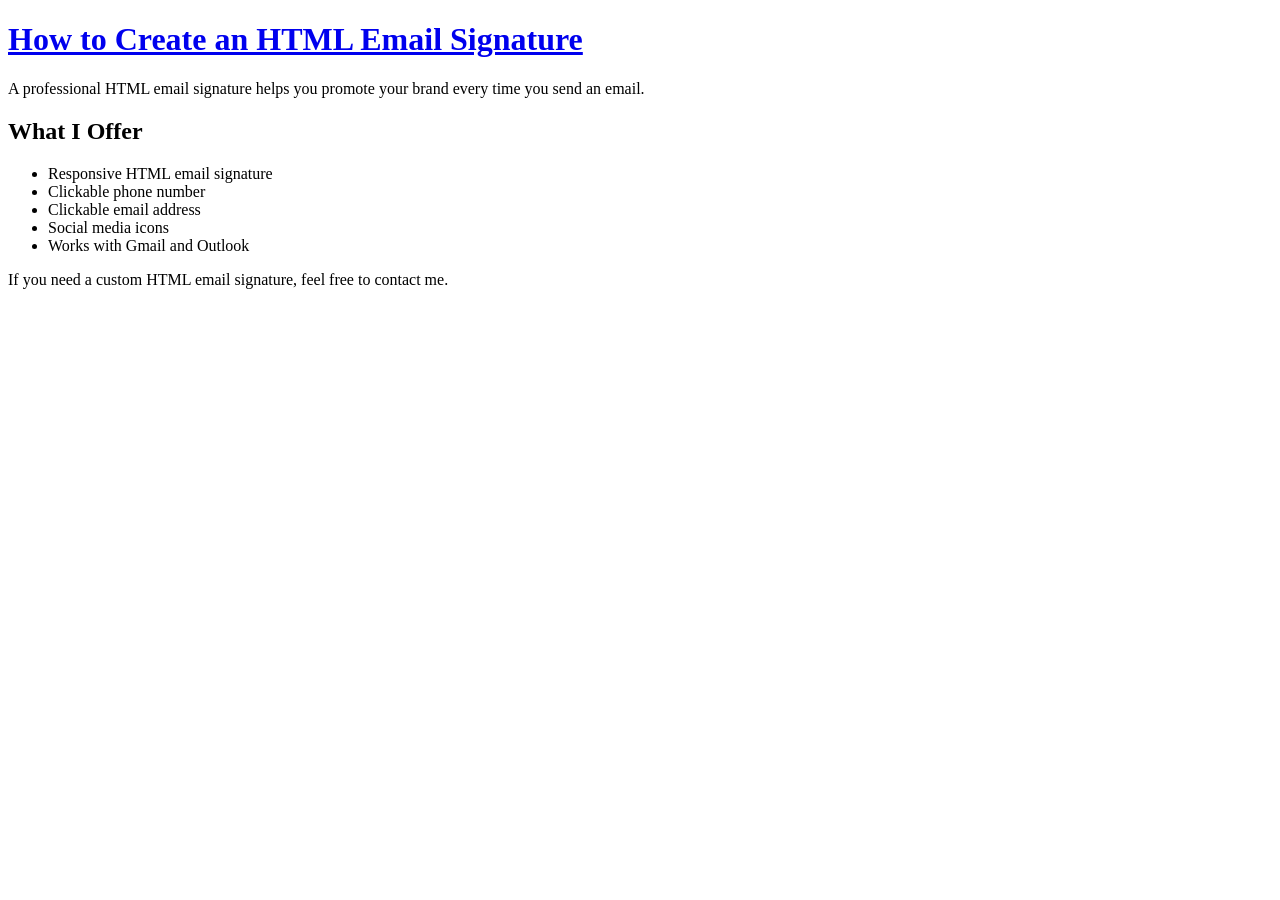
<file: how-to-create-html-email-signature.html>
<!DOCTYPE html>
<html lang="en">
<head>
<meta charset="UTF-8">
<meta name="viewport" content="width=device-width, initial-scale=1.0">
<title>How to Create an HTML Email Signature</title>
</head>

<body>

<h1>
  <a href="https://nasirportfolio.github.io/email-marketing-articles/">
    How to Create an HTML Email Signature
  </a>
</h1>

<p>A professional HTML email signature helps you promote your brand every time you send an email.</p>

<h2>What I Offer</h2>

<ul>
  <li>Responsive HTML email signature</li>
  <li>Clickable phone number</li>
  <li>Clickable email address</li>
  <li>Social media icons</li>
  <li>Works with Gmail and Outlook</li>
</ul>

<p>If you need a custom HTML email signature, feel free to contact me.</p>

</body>
</html>
</file>
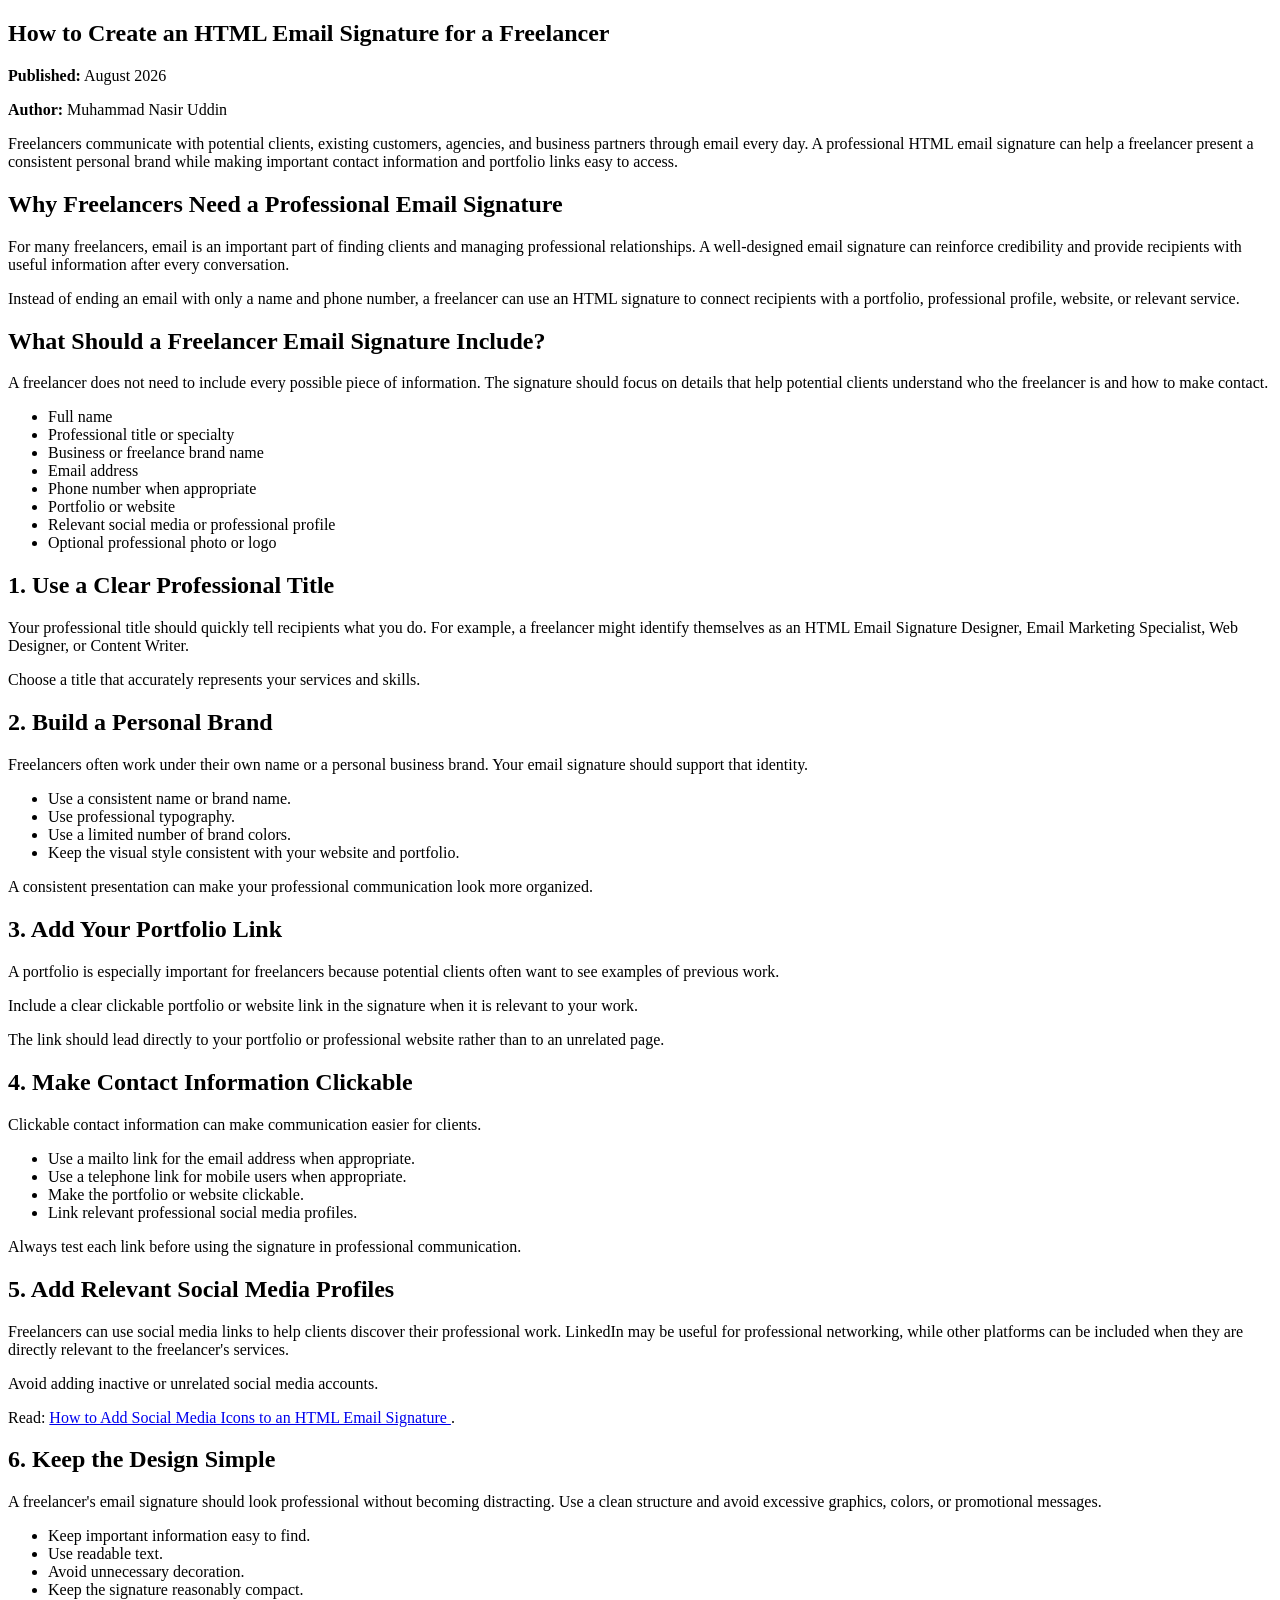
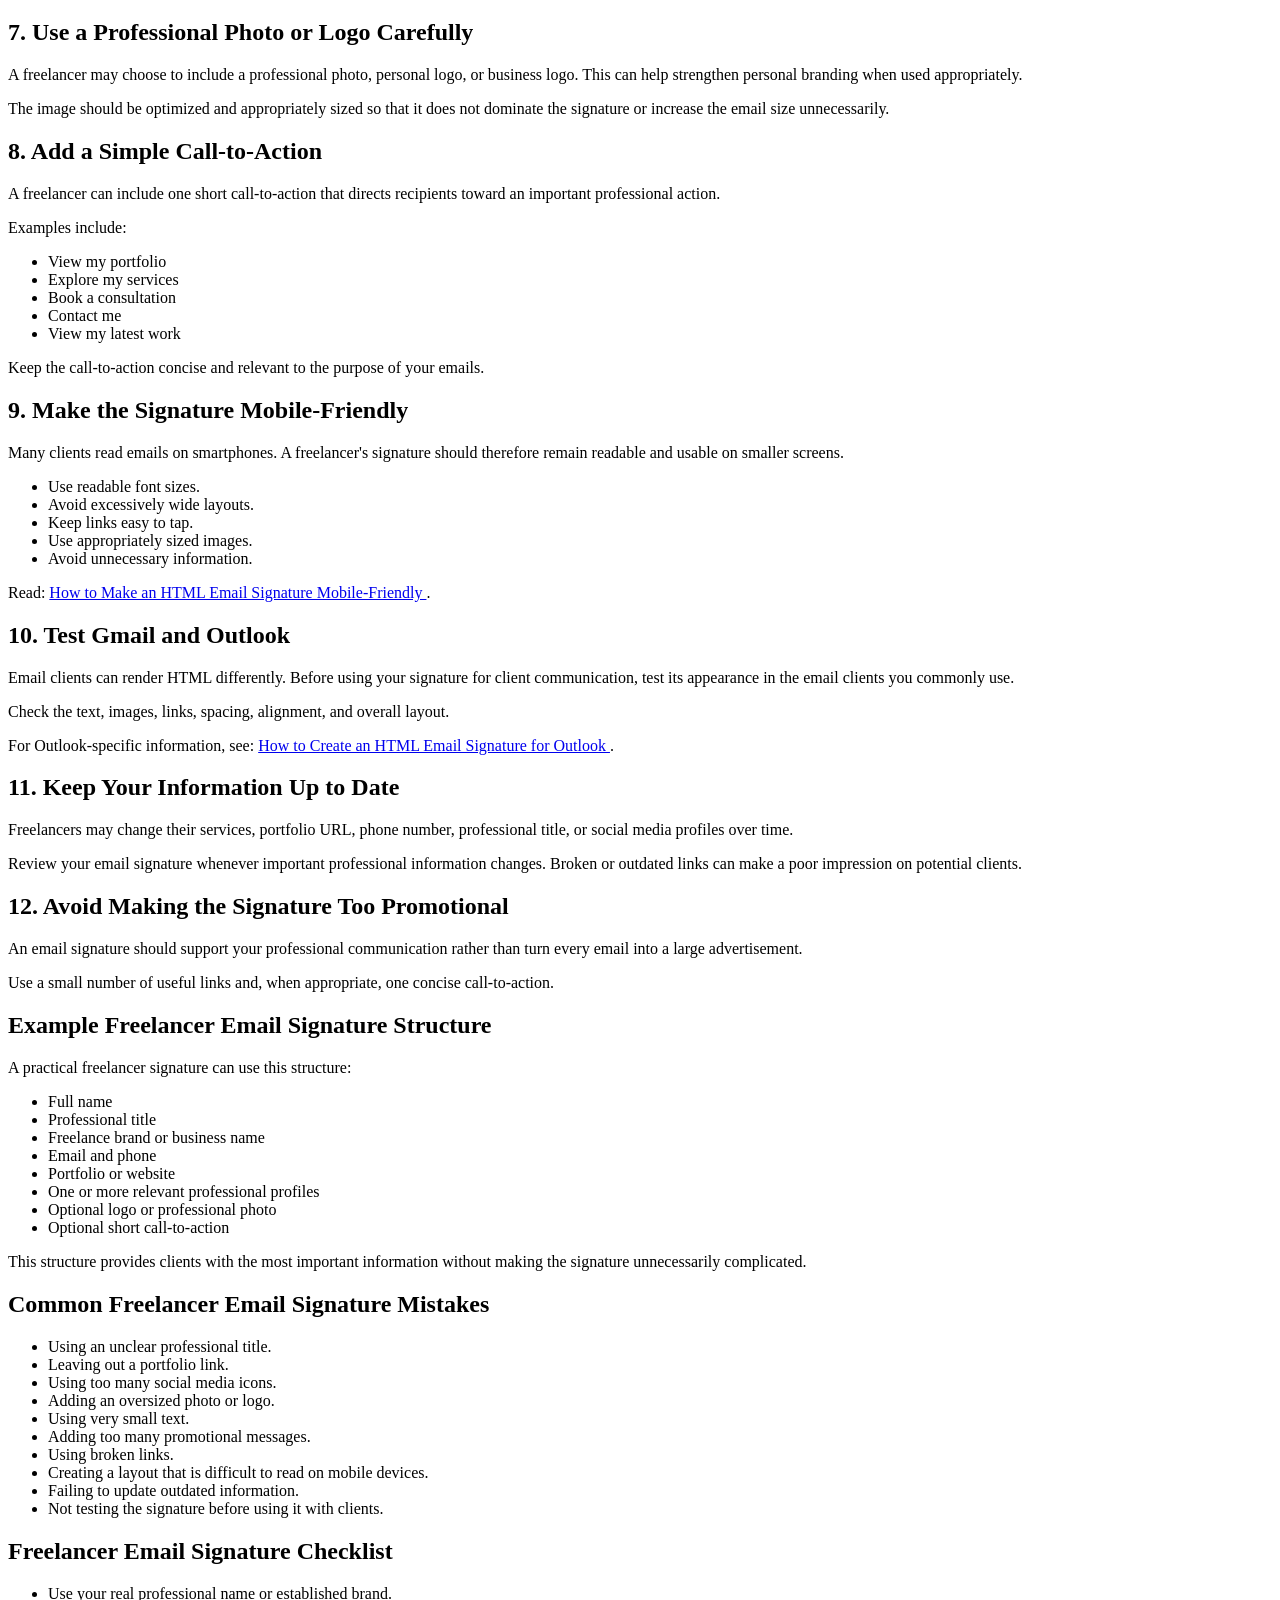
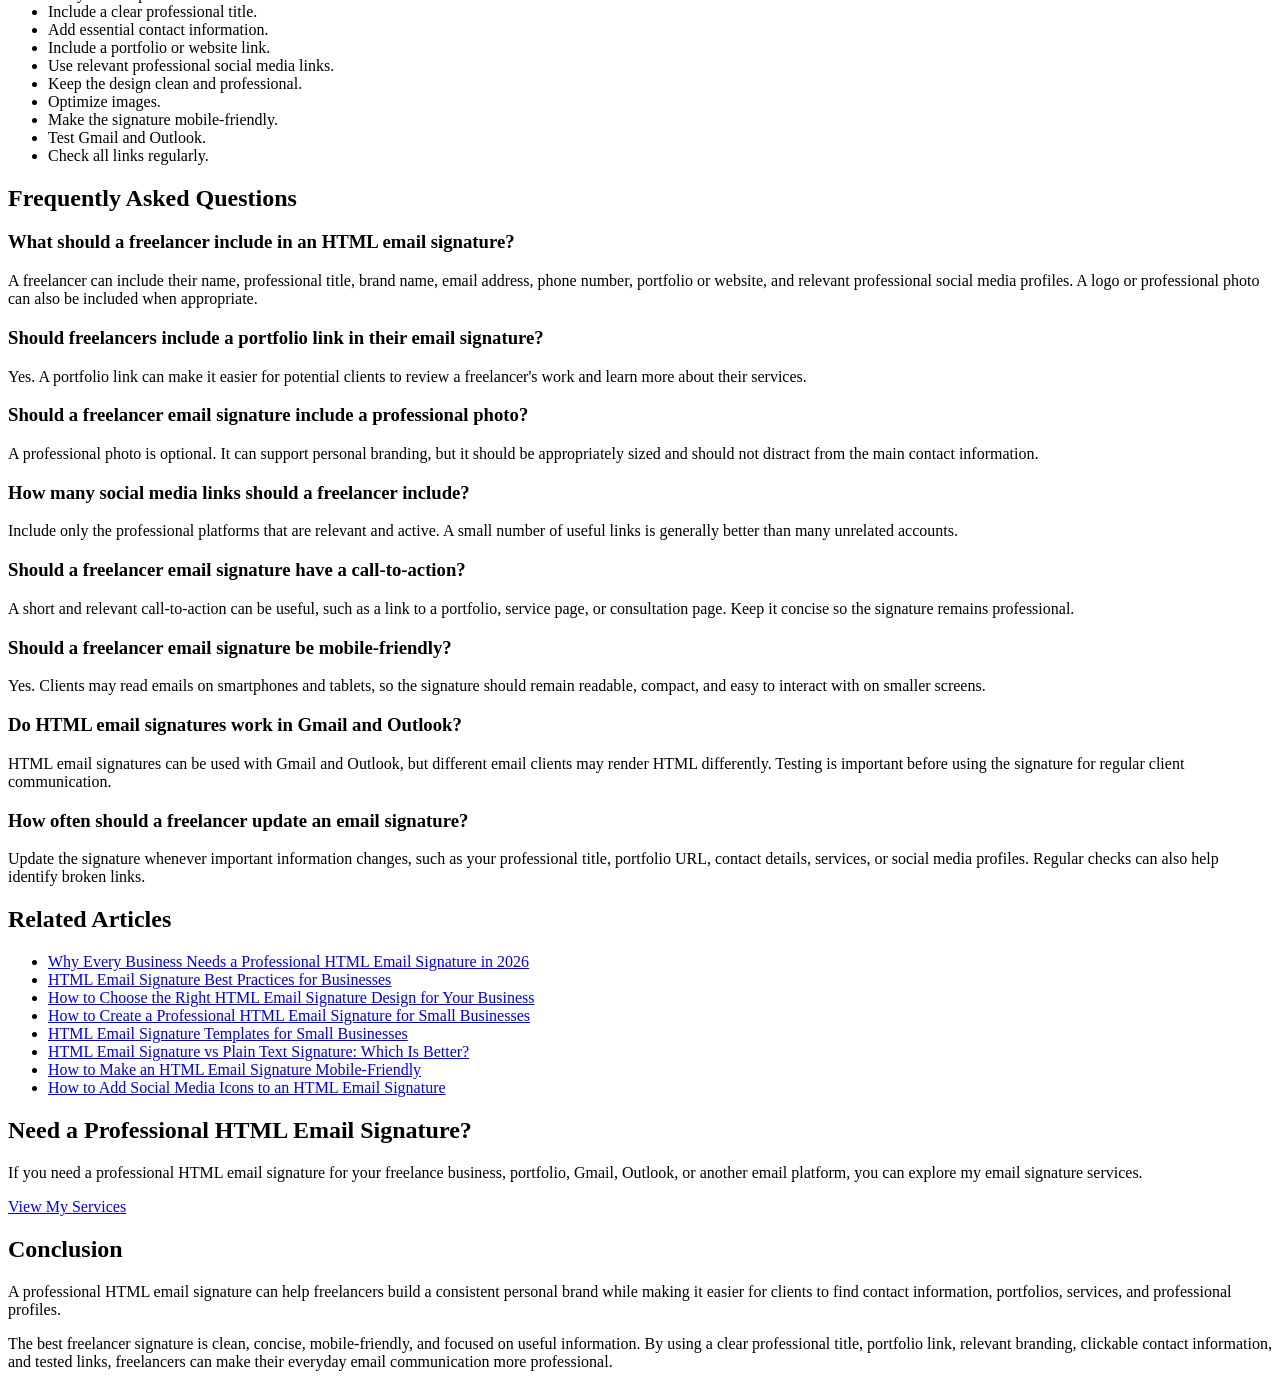
<file: html-email-signature-for-freelancer.html>
<!DOCTYPE html>
<html lang="en">
<head>
<meta charset="UTF-8">
<meta name="viewport" content="width=device-width, initial-scale=1.0">

<title>How to Create an HTML Email Signature for a Freelancer</title>

<meta name="description" content="Learn how to create a professional HTML email signature for freelancers, including branding, contact information, portfolio links, social media, mobile-friendly design, and testing.">

<link rel="canonical" href="https://nasirportfolio.github.io/email-marketing-articles/html-email-signature-for-freelancer.html">
</head>

<body>

<article>

<h1>How to Create an HTML Email Signature for a Freelancer</h1>

<p><strong>Published:</strong> August 2026</p>
<p><strong>Author:</strong> Muhammad Nasir Uddin</p>

<p>
Freelancers communicate with potential clients, existing customers, agencies, and business partners through email every day. A professional HTML email signature can help a freelancer present a consistent personal brand while making important contact information and portfolio links easy to access.
</p>

<h2>Why Freelancers Need a Professional Email Signature</h2>

<p>
For many freelancers, email is an important part of finding clients and managing professional relationships. A well-designed email signature can reinforce credibility and provide recipients with useful information after every conversation.
</p>

<p>
Instead of ending an email with only a name and phone number, a freelancer can use an HTML signature to connect recipients with a portfolio, professional profile, website, or relevant service.
</p>

<h2>What Should a Freelancer Email Signature Include?</h2>

<p>
A freelancer does not need to include every possible piece of information. The signature should focus on details that help potential clients understand who the freelancer is and how to make contact.
</p>

<ul>
<li>Full name</li>
<li>Professional title or specialty</li>
<li>Business or freelance brand name</li>
<li>Email address</li>
<li>Phone number when appropriate</li>
<li>Portfolio or website</li>
<li>Relevant social media or professional profile</li>
<li>Optional professional photo or logo</li>
</ul>

<h2>1. Use a Clear Professional Title</h2>

<p>
Your professional title should quickly tell recipients what you do. For example, a freelancer might identify themselves as an HTML Email Signature Designer, Email Marketing Specialist, Web Designer, or Content Writer.
</p>

<p>
Choose a title that accurately represents your services and skills.
</p>

<h2>2. Build a Personal Brand</h2>

<p>
Freelancers often work under their own name or a personal business brand. Your email signature should support that identity.
</p>

<ul>
<li>Use a consistent name or brand name.</li>
<li>Use professional typography.</li>
<li>Use a limited number of brand colors.</li>
<li>Keep the visual style consistent with your website and portfolio.</li>
</ul>

<p>
A consistent presentation can make your professional communication look more organized.
</p>

<h2>3. Add Your Portfolio Link</h2>

<p>
A portfolio is especially important for freelancers because potential clients often want to see examples of previous work.
</p>

<p>
Include a clear clickable portfolio or website link in the signature when it is relevant to your work.
</p>

<p>
The link should lead directly to your portfolio or professional website rather than to an unrelated page.
</p>

<h2>4. Make Contact Information Clickable</h2>

<p>
Clickable contact information can make communication easier for clients.
</p>

<ul>
<li>Use a mailto link for the email address when appropriate.</li>
<li>Use a telephone link for mobile users when appropriate.</li>
<li>Make the portfolio or website clickable.</li>
<li>Link relevant professional social media profiles.</li>
</ul>

<p>
Always test each link before using the signature in professional communication.
</p>

<h2>5. Add Relevant Social Media Profiles</h2>

<p>
Freelancers can use social media links to help clients discover their professional work. LinkedIn may be useful for professional networking, while other platforms can be included when they are directly relevant to the freelancer's services.
</p>

<p>
Avoid adding inactive or unrelated social media accounts.
</p>

<p>
Read:
<a href="how-to-add-social-media-icons-html-email-signature.html">
How to Add Social Media Icons to an HTML Email Signature
</a>.
</p>

<h2>6. Keep the Design Simple</h2>

<p>
A freelancer's email signature should look professional without becoming distracting. Use a clean structure and avoid excessive graphics, colors, or promotional messages.
</p>

<ul>
<li>Keep important information easy to find.</li>
<li>Use readable text.</li>
<li>Avoid unnecessary decoration.</li>
<li>Keep the signature reasonably compact.</li>
</ul>

<h2>7. Use a Professional Photo or Logo Carefully</h2>

<p>
A freelancer may choose to include a professional photo, personal logo, or business logo. This can help strengthen personal branding when used appropriately.
</p>

<p>
The image should be optimized and appropriately sized so that it does not dominate the signature or increase the email size unnecessarily.
</p>

<h2>8. Add a Simple Call-to-Action</h2>

<p>
A freelancer can include one short call-to-action that directs recipients toward an important professional action.
</p>

<p>
Examples include:
</p>

<ul>
<li>View my portfolio</li>
<li>Explore my services</li>
<li>Book a consultation</li>
<li>Contact me</li>
<li>View my latest work</li>
</ul>

<p>
Keep the call-to-action concise and relevant to the purpose of your emails.
</p>

<h2>9. Make the Signature Mobile-Friendly</h2>

<p>
Many clients read emails on smartphones. A freelancer's signature should therefore remain readable and usable on smaller screens.
</p>

<ul>
<li>Use readable font sizes.</li>
<li>Avoid excessively wide layouts.</li>
<li>Keep links easy to tap.</li>
<li>Use appropriately sized images.</li>
<li>Avoid unnecessary information.</li>
</ul>

<p>
Read:
<a href="mobile-friendly-html-email-signature.html">
How to Make an HTML Email Signature Mobile-Friendly
</a>.
</p>

<h2>10. Test Gmail and Outlook</h2>

<p>
Email clients can render HTML differently. Before using your signature for client communication, test its appearance in the email clients you commonly use.
</p>

<p>
Check the text, images, links, spacing, alignment, and overall layout.
</p>

<p>
For Outlook-specific information, see:
<a href="how-to-create-html-email-signature-outlook.html">
How to Create an HTML Email Signature for Outlook
</a>.
</p>

<h2>11. Keep Your Information Up to Date</h2>

<p>
Freelancers may change their services, portfolio URL, phone number, professional title, or social media profiles over time.
</p>

<p>
Review your email signature whenever important professional information changes. Broken or outdated links can make a poor impression on potential clients.
</p>

<h2>12. Avoid Making the Signature Too Promotional</h2>

<p>
An email signature should support your professional communication rather than turn every email into a large advertisement.
</p>

<p>
Use a small number of useful links and, when appropriate, one concise call-to-action.
</p>

<h2>Example Freelancer Email Signature Structure</h2>

<p>
A practical freelancer signature can use this structure:
</p>

<ul>
<li>Full name</li>
<li>Professional title</li>
<li>Freelance brand or business name</li>
<li>Email and phone</li>
<li>Portfolio or website</li>
<li>One or more relevant professional profiles</li>
<li>Optional logo or professional photo</li>
<li>Optional short call-to-action</li>
</ul>

<p>
This structure provides clients with the most important information without making the signature unnecessarily complicated.
</p>

<h2>Common Freelancer Email Signature Mistakes</h2>

<ul>
<li>Using an unclear professional title.</li>
<li>Leaving out a portfolio link.</li>
<li>Using too many social media icons.</li>
<li>Adding an oversized photo or logo.</li>
<li>Using very small text.</li>
<li>Adding too many promotional messages.</li>
<li>Using broken links.</li>
<li>Creating a layout that is difficult to read on mobile devices.</li>
<li>Failing to update outdated information.</li>
<li>Not testing the signature before using it with clients.</li>
</ul>

<h2>Freelancer Email Signature Checklist</h2>

<ul>
<li>Use your real professional name or established brand.</li>
<li>Include a clear professional title.</li>
<li>Add essential contact information.</li>
<li>Include a portfolio or website link.</li>
<li>Use relevant professional social media links.</li>
<li>Keep the design clean and professional.</li>
<li>Optimize images.</li>
<li>Make the signature mobile-friendly.</li>
<li>Test Gmail and Outlook.</li>
<li>Check all links regularly.</li>
</ul>

<h2>Frequently Asked Questions</h2>

<h3>What should a freelancer include in an HTML email signature?</h3>

<p>
A freelancer can include their name, professional title, brand name, email address, phone number, portfolio or website, and relevant professional social media profiles. A logo or professional photo can also be included when appropriate.
</p>

<h3>Should freelancers include a portfolio link in their email signature?</h3>

<p>
Yes. A portfolio link can make it easier for potential clients to review a freelancer's work and learn more about their services.
</p>

<h3>Should a freelancer email signature include a professional photo?</h3>

<p>
A professional photo is optional. It can support personal branding, but it should be appropriately sized and should not distract from the main contact information.
</p>

<h3>How many social media links should a freelancer include?</h3>

<p>
Include only the professional platforms that are relevant and active. A small number of useful links is generally better than many unrelated accounts.
</p>

<h3>Should a freelancer email signature have a call-to-action?</h3>

<p>
A short and relevant call-to-action can be useful, such as a link to a portfolio, service page, or consultation page. Keep it concise so the signature remains professional.
</p>

<h3>Should a freelancer email signature be mobile-friendly?</h3>

<p>
Yes. Clients may read emails on smartphones and tablets, so the signature should remain readable, compact, and easy to interact with on smaller screens.
</p>

<h3>Do HTML email signatures work in Gmail and Outlook?</h3>

<p>
HTML email signatures can be used with Gmail and Outlook, but different email clients may render HTML differently. Testing is important before using the signature for regular client communication.
</p>

<h3>How often should a freelancer update an email signature?</h3>

<p>
Update the signature whenever important information changes, such as your professional title, portfolio URL, contact details, services, or social media profiles. Regular checks can also help identify broken links.
</p>

<h2>Related Articles</h2>

<ul>

<li>
<a href="professional-html-email-signature.html">
Why Every Business Needs a Professional HTML Email Signature in 2026
</a>
</li>

<li>
<a href="html-email-signature-best-practices.html">
HTML Email Signature Best Practices for Businesses
</a>
</li>

<li>
<a href="how-to-choose-html-email-signature-design.html">
How to Choose the Right HTML Email Signature Design for Your Business
</a>
</li>

<li>
<a href="professional-html-email-signature-small-business.html">
How to Create a Professional HTML Email Signature for Small Businesses
</a>
</li>

<li>
<a href="html-email-signature-templates-small-business.html">
HTML Email Signature Templates for Small Businesses
</a>
</li>

<li>
<a href="html-email-signature-vs-plain-text.html">
HTML Email Signature vs Plain Text Signature: Which Is Better?
</a>
</li>

<li>
<a href="mobile-friendly-html-email-signature.html">
How to Make an HTML Email Signature Mobile-Friendly
</a>
</li>

<li>
<a href="how-to-add-social-media-icons-html-email-signature.html">
How to Add Social Media Icons to an HTML Email Signature
</a>
</li>

</ul>

<h2>Need a Professional HTML Email Signature?</h2>

<p>
If you need a professional HTML email signature for your freelance business, portfolio, Gmail, Outlook, or another email platform, you can explore my email signature services.
</p>

<p>
<a href="https://nasirportfolio.github.io/my-website-repository/services.html">
View My Services
</a>
</p>

<h2>Conclusion</h2>

<p>
A professional HTML email signature can help freelancers build a consistent personal brand while making it easier for clients to find contact information, portfolios, services, and professional profiles.
</p>

<p>
The best freelancer signature is clean, concise, mobile-friendly, and focused on useful information. By using a clear professional title, portfolio link, relevant branding, clickable contact information, and tested links, freelancers can make their everyday email communication more professional.
</p>

</article>

</body>
</html>
</file>
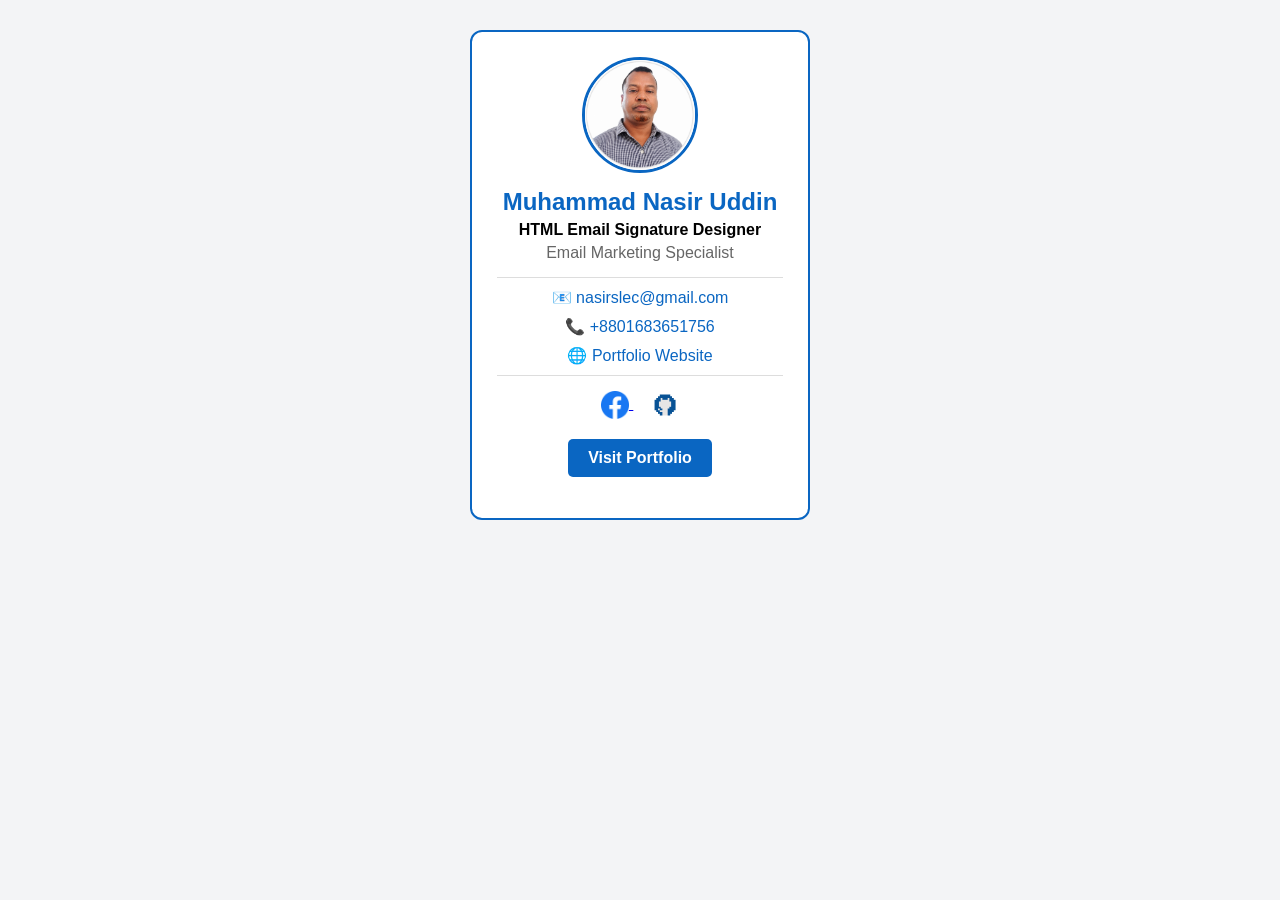
<file: sample1.html>
<!DOCTYPE html>
<html>
<head>
<meta charset="UTF-8">
<meta name="viewport" content="width=device-width, initial-scale=1.0">
<title>Vertical Email Signature</title>
</head>

<body style="margin:0;padding:30px;background:#f3f4f6;font-family:Arial,Helvetica,sans-serif;">

<table align="center" cellpadding="0" cellspacing="0" width="340" style="background:#ffffff;border:2px solid #0A66C2;border-radius:12px;">

<tr>
<td align="center" style="padding:25px;">

<img src="https://nasirportfolio.github.io/my-website-repository/profile.jpg"
alt="Muhammad Nasir Uddin"
width="110"
style="border-radius:50%;display:block;border:3px solid #0A66C2;">

<h2 style="margin:15px 0 5px;color:#0A66C2;">
Muhammad Nasir Uddin
</h2>

<p style="margin:0;font-size:16px;">
<strong>HTML Email Signature Designer</strong>
</p>

<p style="margin:5px 0 15px;color:#666;">
Email Marketing Specialist
</p>

<hr style="border:0;border-top:1px solid #dddddd;">

<p style="margin:10px 0;">
📧
<a href="mailto:nasirslec@gmail.com" style="text-decoration:none;color:#0A66C2;">
nasirslec@gmail.com
</a>
</p>

<p style="margin:10px 0;">
📞
<a href="tel:+8801683651756" style="text-decoration:none;color:#0A66C2;">
+8801683651756
</a>
</p>

<p style="margin:10px 0;">
🌐
<a href="https://nasirportfolio.github.io/my-website-repository/" style="text-decoration:none;color:#0A66C2;">
Portfolio Website
</a>
</p>

<hr style="border:0;border-top:1px solid #dddddd;">

<p style="margin:15px 0;">

<a href="https://www.facebook.com/share/nasirlec" target="_blank">
<img src="https://nasirportfolio.github.io/my-website-repository/facebook.png"
alt="Facebook"
width="28"
style="border:0;vertical-align:middle;">
</a>

&nbsp;&nbsp;&nbsp;

<a href="https://github.com/nasirportfolio" target="_blank">
<img src="https://nasirportfolio.github.io/my-website-repository/github.png"
alt="GitHub"
width="28"
style="border:0;vertical-align:middle;">
</a>

</p>

<p style="margin-top:20px;">
<a href="https://nasirportfolio.github.io/my-website-repository/"
style="background:#0A66C2;color:#ffffff;text-decoration:none;padding:10px 20px;border-radius:5px;display:inline-block;font-weight:bold;">
Visit Portfolio
</a>
</p>

</td>
</tr>

</table>

</body>
</html>
</file>
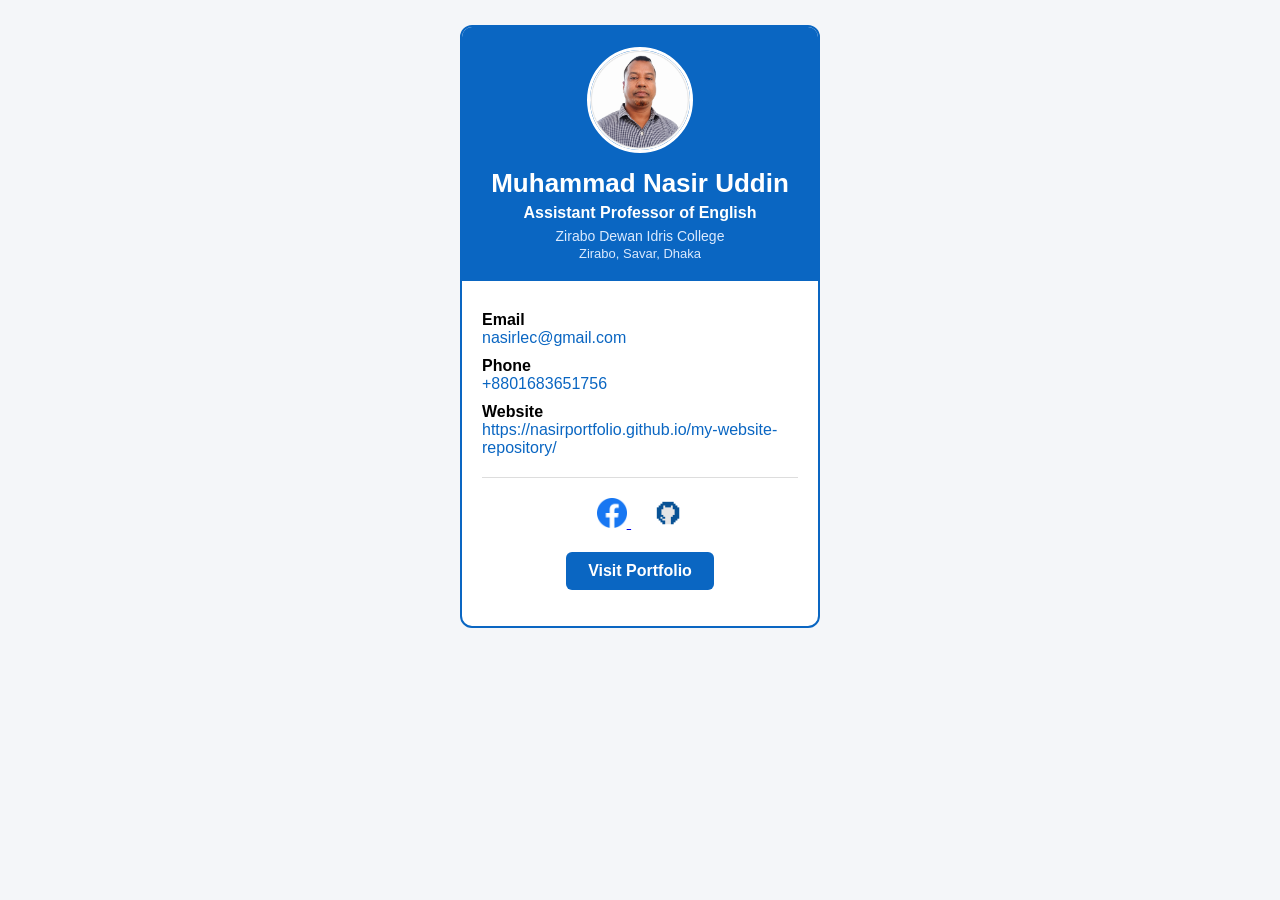
<file: sample3.html>
<!DOCTYPE html>
<html>
<head>
<meta charset="UTF-8">
<meta name="viewport" content="width=device-width, initial-scale=1.0">
<title>Muhammad Nasir Uddin | Assistant Professor of English</title>
</head>

<body style="margin:0;padding:25px;background:#f4f6f9;font-family:Arial,Helvetica,sans-serif;">

<table align="center" cellpadding="0" cellspacing="0" width="360" style="background:#ffffff;border:2px solid #0A66C2;border-radius:12px;overflow:hidden;">

<tr>
<td align="center" style="background:#0A66C2;padding:20px;">

<img src="https://nasirportfolio.github.io/my-website-repository/profile.jpg"
alt="Muhammad Nasir Uddin"
width="100"
style="display:block;border-radius:50%;border:3px solid #ffffff;">

<h2 style="margin:15px 0 5px;color:#ffffff;font-size:26px;">
Muhammad Nasir Uddin
</h2>

<p style="margin:0;color:#ffffff;font-size:16px;font-weight:bold;">
Assistant Professor of English
</p>

<p style="margin:6px 0 0;color:#dbeafe;font-size:14px;">
Zirabo Dewan Idris College
</p>

<p style="margin:2px 0 0;color:#dbeafe;font-size:13px;">
Zirabo, Savar, Dhaka
</p>

</td>
</tr>

<tr>
<td style="padding:20px;">

<p style="margin:10px 0;">
<strong>Email</strong><br>
<a href="mailto:nasirlec@gmail.com" style="color:#0A66C2;text-decoration:none;">
nasirlec@gmail.com
</a>
</p>

<p style="margin:10px 0;">
<strong>Phone</strong><br>
<a href="tel:+8801683651756" style="color:#0A66C2;text-decoration:none;">
+8801683651756
</a>
</p>

<p style="margin:10px 0;">
<strong>Website</strong><br>
<a href="https://nasirportfolio.github.io/my-website-repository/" style="color:#0A66C2;text-decoration:none;">
https://nasirportfolio.github.io/my-website-repository/
</a>
</p>

<hr style="border:none;border-top:1px solid #dddddd;margin:20px 0;">

<p align="center">

<a href="https://www.facebook.com/share/nasirlec" target="_blank">
<img src="https://nasirportfolio.github.io/my-website-repository/facebook.png"
alt="Facebook"
width="30"
style="border:0;">
</a>

&nbsp;&nbsp;&nbsp;&nbsp;

<a href="https://github.com/nasirportfolio" target="_blank">
<img src="https://nasirportfolio.github.io/my-website-repository/github.png"
alt="GitHub"
width="30"
style="border:0;">
</a>

</p>

<p align="center" style="margin-top:20px;">

<a href="https://nasirportfolio.github.io/my-website-repository/"
style="background:#0A66C2;color:#ffffff;text-decoration:none;padding:10px 22px;border-radius:6px;font-weight:bold;display:inline-block;">
Visit Portfolio
</a>

</p>

</td>
</tr>

</table>

</body>
</html>
</file>
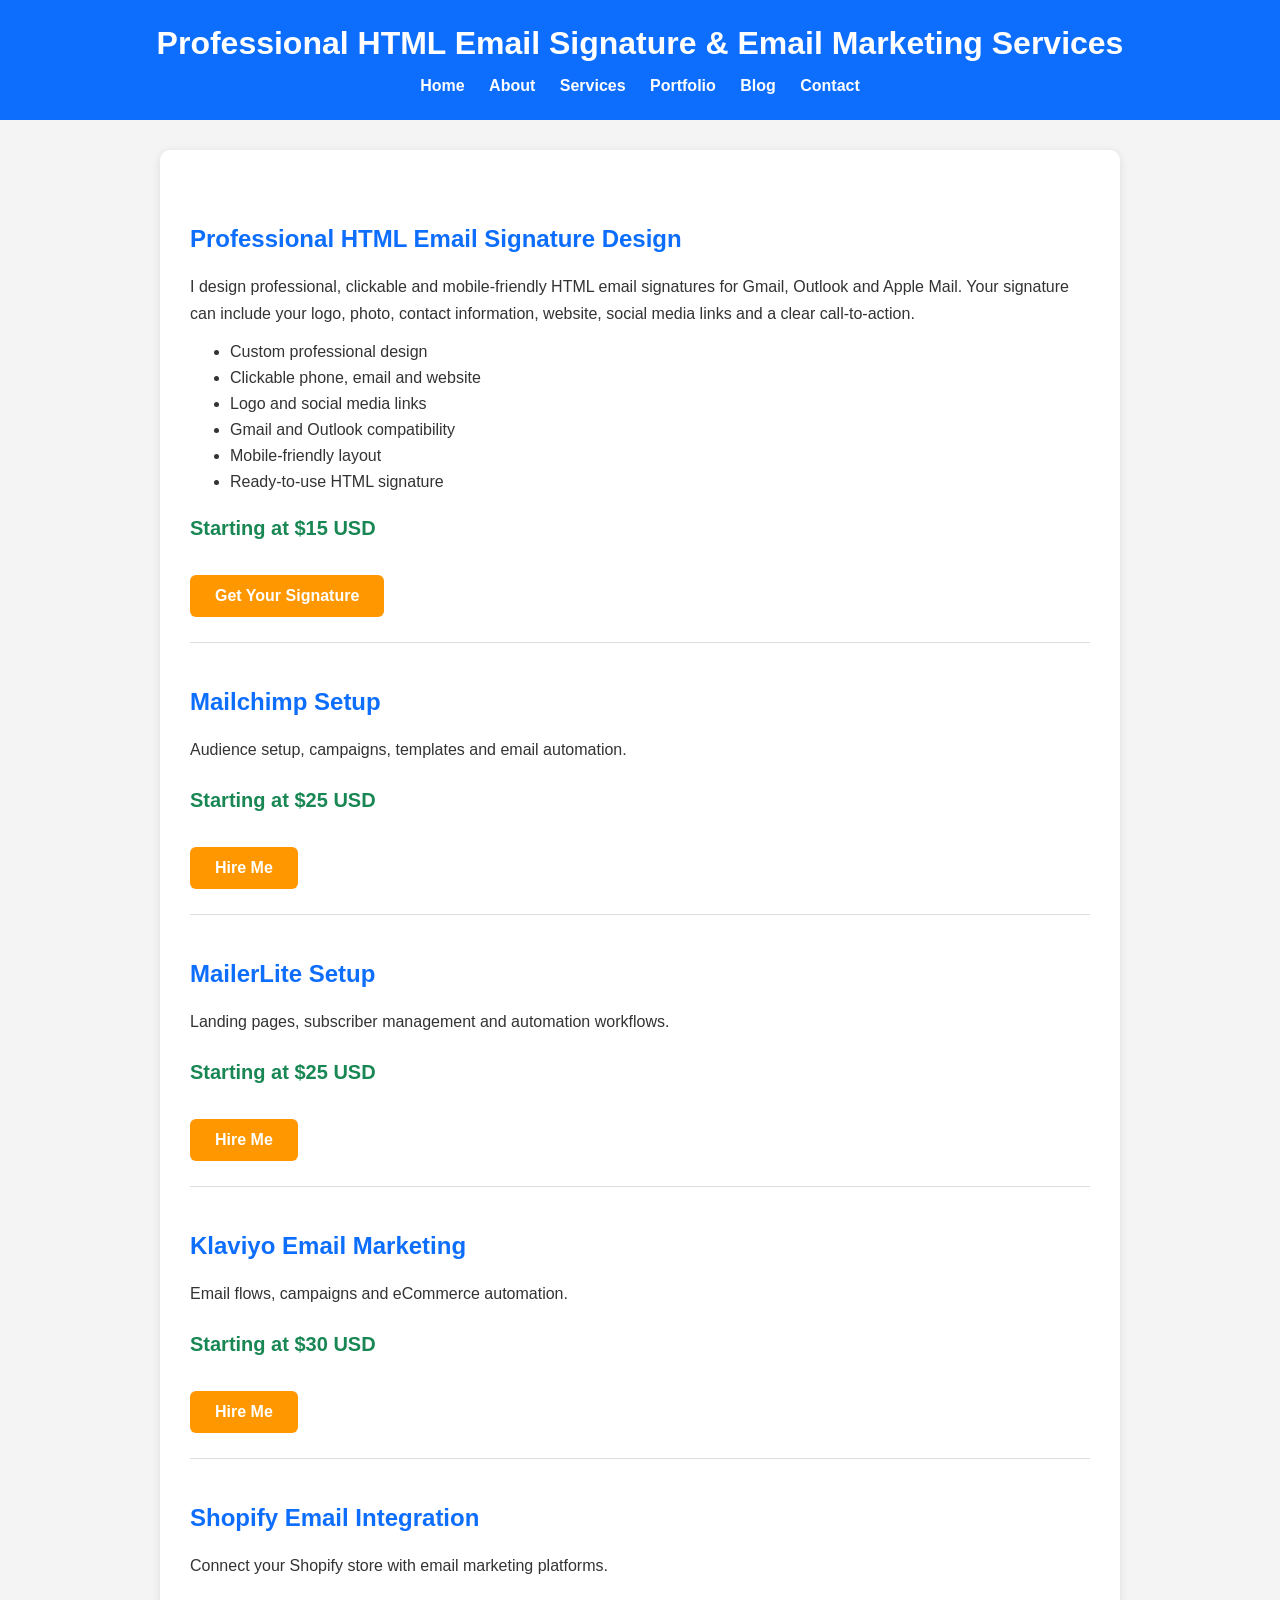
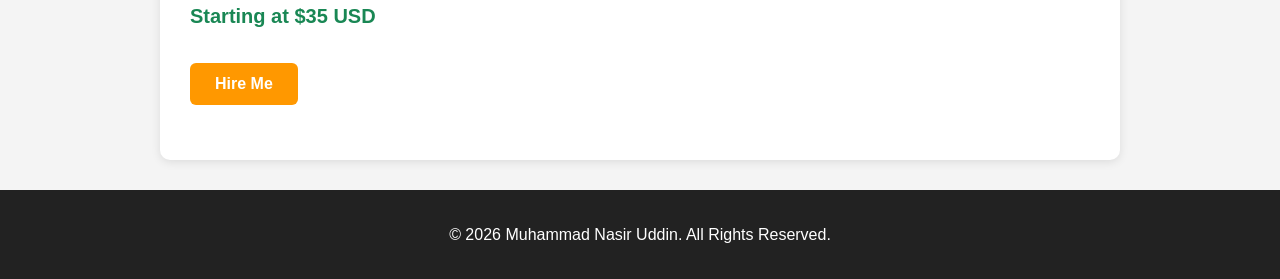
<file: services.html>
<!DOCTYPE html>
<html lang="en">
<head>
<meta charset="UTF-8">
<meta name="viewport" content="width=device-width, initial-scale=1.0">

<title>Services | Muhammad Nasir Uddin</title>

<meta name="description" content="Professional HTML email signature design and email marketing services for Gmail, Outlook, Mailchimp, MailerLite and Klaviyo.">

<style>
body{
    font-family:Arial,sans-serif;
    margin:0;
    background:#f4f4f4;
    color:#333;
}

header{
    background:#0d6efd;
    color:white;
    text-align:center;
    padding:25px 15px;
}

header h1{
    margin:0;
    font-size:32px;
}

nav{
    margin-top:15px;
}

nav a{
    color:white;
    text-decoration:none;
    margin:0 10px;
    font-weight:bold;
}

.container{
    max-width:900px;
    margin:30px auto;
    background:white;
    padding:30px;
    border-radius:10px;
    box-shadow:0 2px 10px rgba(0,0,0,.1);
}

.service{
    border-bottom:1px solid #ddd;
    padding:25px 0;
}

.service:last-child{
    border-bottom:none;
}

h2{
    color:#0d6efd;
}

p{
    line-height:1.7;
}

li{
    margin-bottom:8px;
}

.price{
    color:#198754;
    font-size:20px;
    font-weight:bold;
}

.btn{
    display:inline-block;
    margin-top:10px;
    padding:12px 25px;
    background:#ff9800;
    color:white;
    text-decoration:none;
    border-radius:6px;
    font-weight:bold;
}

.btn:hover{
    background:#e68900;
}

footer{
    text-align:center;
    background:#222;
    color:white;
    padding:15px;
    margin-top:30px;
}

@media (max-width:600px){
    header h1{
        font-size:25px;
    }

    nav a{
        display:inline-block;
        margin:5px;
    }

    .container{
        margin:15px;
        padding:20px;
    }
}
</style>

</head>

<body>

<header>

<h1>Professional HTML Email Signature & Email Marketing Services</h1>

<nav>
<a href="index.html">Home</a>
<a href="about.html">About</a>
<a href="services.html">Services</a>
<a href="portfolio.html">Portfolio</a>
<a href="blog.html">Blog</a>
<a href="contact.html">Contact</a>
</nav>

</header>

<div class="container">

<div class="service">

<h2>Professional HTML Email Signature Design</h2>

<p>
I design professional, clickable and mobile-friendly HTML email signatures for Gmail, Outlook and Apple Mail. Your signature can include your logo, photo, contact information, website, social media links and a clear call-to-action.
</p>

<ul>
<li>Custom professional design</li>
<li>Clickable phone, email and website</li>
<li>Logo and social media links</li>
<li>Gmail and Outlook compatibility</li>
<li>Mobile-friendly layout</li>
<li>Ready-to-use HTML signature</li>
</ul>

<p class="price">Starting at $15 USD</p>

<a href="contact.html" class="btn">Get Your Signature</a>

</div>


<div class="service">

<h2>Mailchimp Setup</h2>

<p>
Audience setup, campaigns, templates and email automation.
</p>

<p class="price">Starting at $25 USD</p>

<a href="contact.html" class="btn">Hire Me</a>

</div>


<div class="service">

<h2>MailerLite Setup</h2>

<p>
Landing pages, subscriber management and automation workflows.
</p>

<p class="price">Starting at $25 USD</p>

<a href="contact.html" class="btn">Hire Me</a>

</div>


<div class="service">

<h2>Klaviyo Email Marketing</h2>

<p>
Email flows, campaigns and eCommerce automation.
</p>

<p class="price">Starting at $30 USD</p>

<a href="contact.html" class="btn">Hire Me</a>

</div>


<div class="service">

<h2>Shopify Email Integration</h2>

<p>
Connect your Shopify store with email marketing platforms.
</p>

<p class="price">Starting at $35 USD</p>

<a href="contact.html" class="btn">Hire Me</a>

</div>

</div>


<footer>

<p>&copy; 2026 Muhammad Nasir Uddin. All Rights Reserved.</p>

</footer>

</body>
</html>
</file>
<file: style.css>
<!DOCTYPE html>
<html lang="en">
<head>
<meta charset="UTF-8">
<meta name="viewport" content="width=device-width, initial-scale=1.0">
<title>Muhammad Nasir Uddin | Portfolio</title>
<link rel="stylesheet" href="style.css">
</head>

<body>

<header>

<h1>Muhammad Nasir Uddin</h1>

<p>Assistant Professor | HTML Email Signature Designer | Email Marketing Specialist</p>

<nav>
<a href="index.html">Home</a>
<a href="about.html">About</a>
<a href="services.html">Services</a>
<a href="portfolio.html">Portfolio</a>
<a href="blog.html">Blog</a>
<a href="contact.html">Contact</a>
</nav>

<div class="buttons">
<a href="portfolio.html" class="btn">View Portfolio</a>
<a href="contact.html" class="btn hire">Hire Me</a>
</div>

</header>

<section>

<h2>Welcome</h2>

<p>
Welcome to my professional portfolio website. I help businesses create professional HTML email signatures, email marketing campaigns, and modern websites.
</p>

</section>

<section>

<h2>My Services</h2>

<ul>
<li>HTML Email Signature Design</li>
<li>Mailchimp Setup</li>
<li>MailerLite Setup</li>
<li>Klaviyo Email Marketing</li>
<li>Shopify Email Integration</li>
<li>GitHub Pages Website</li>
<li>Front-End Web Development</li>
</ul>

</section>

<footer>

<p>© 2026 Muhammad Nasir Uddin. All Rights Reserved.</p>

</footer>

</body>
</html>
</file>
